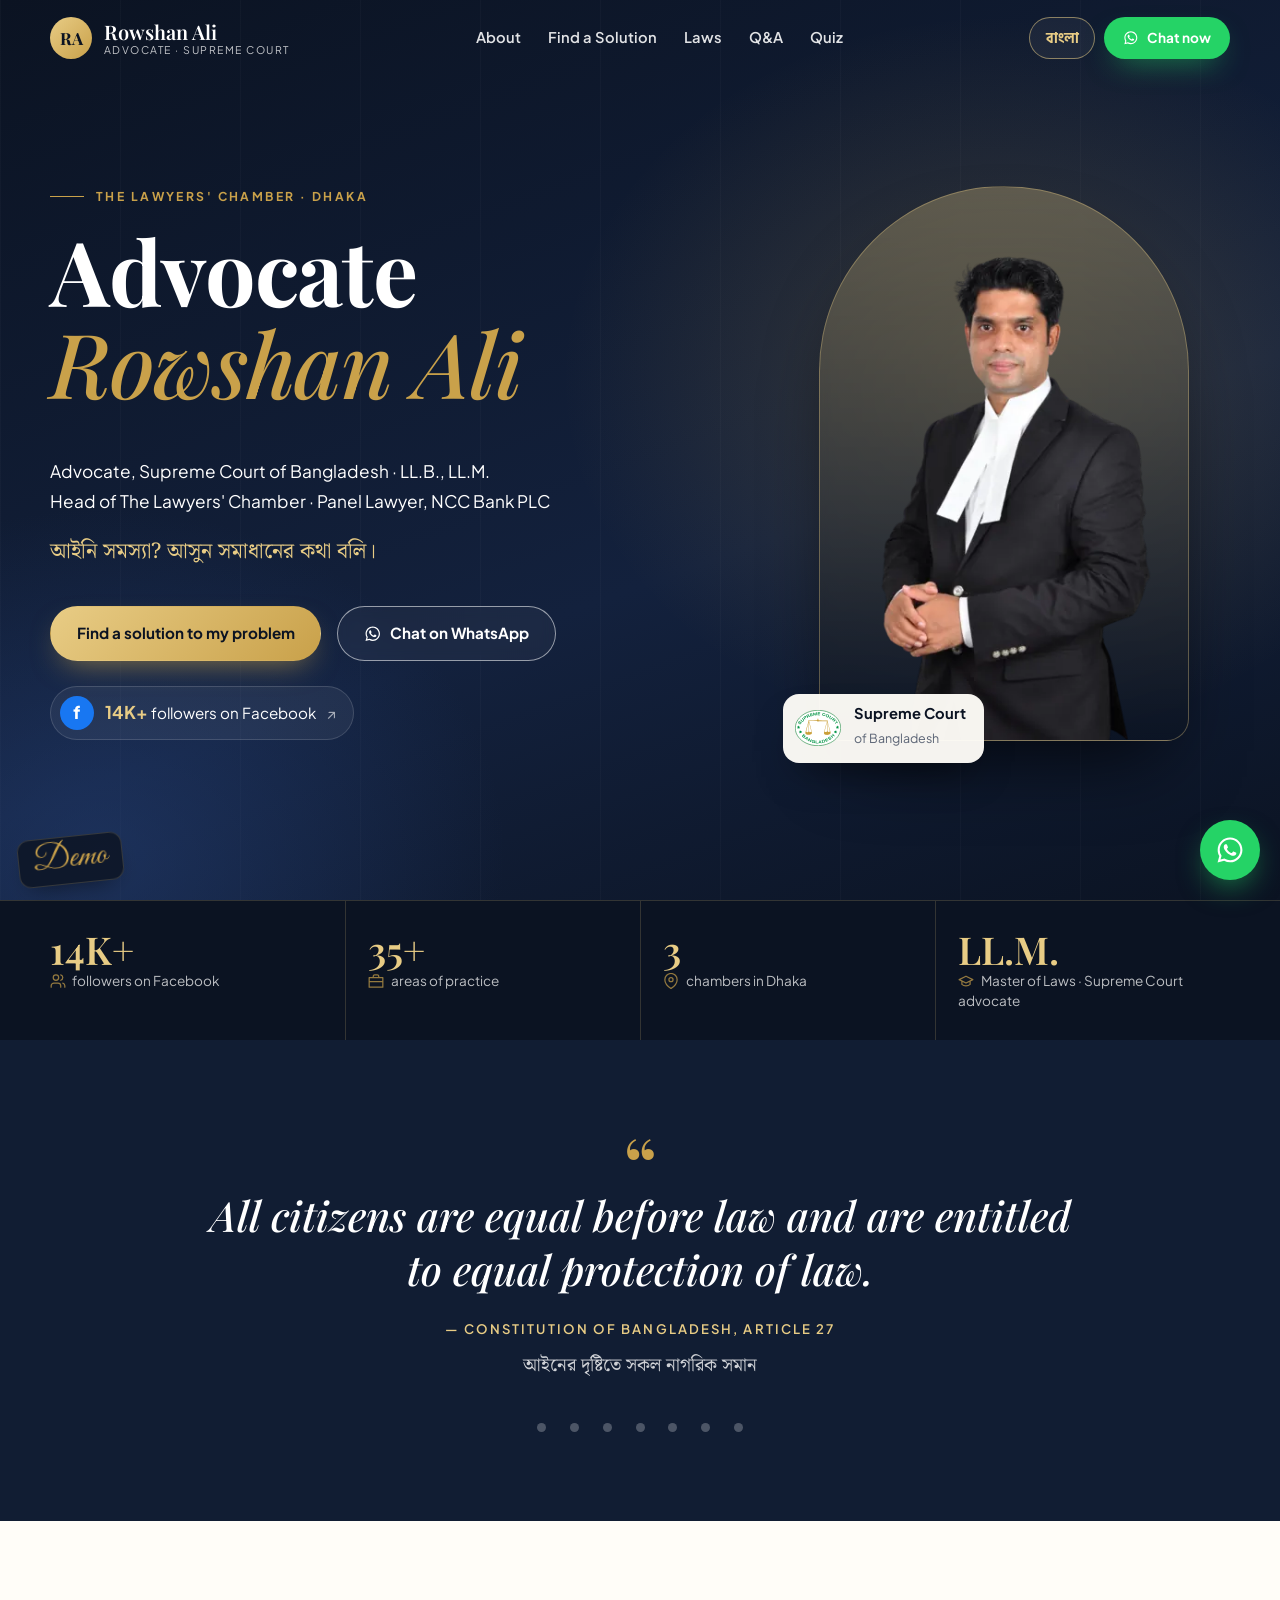
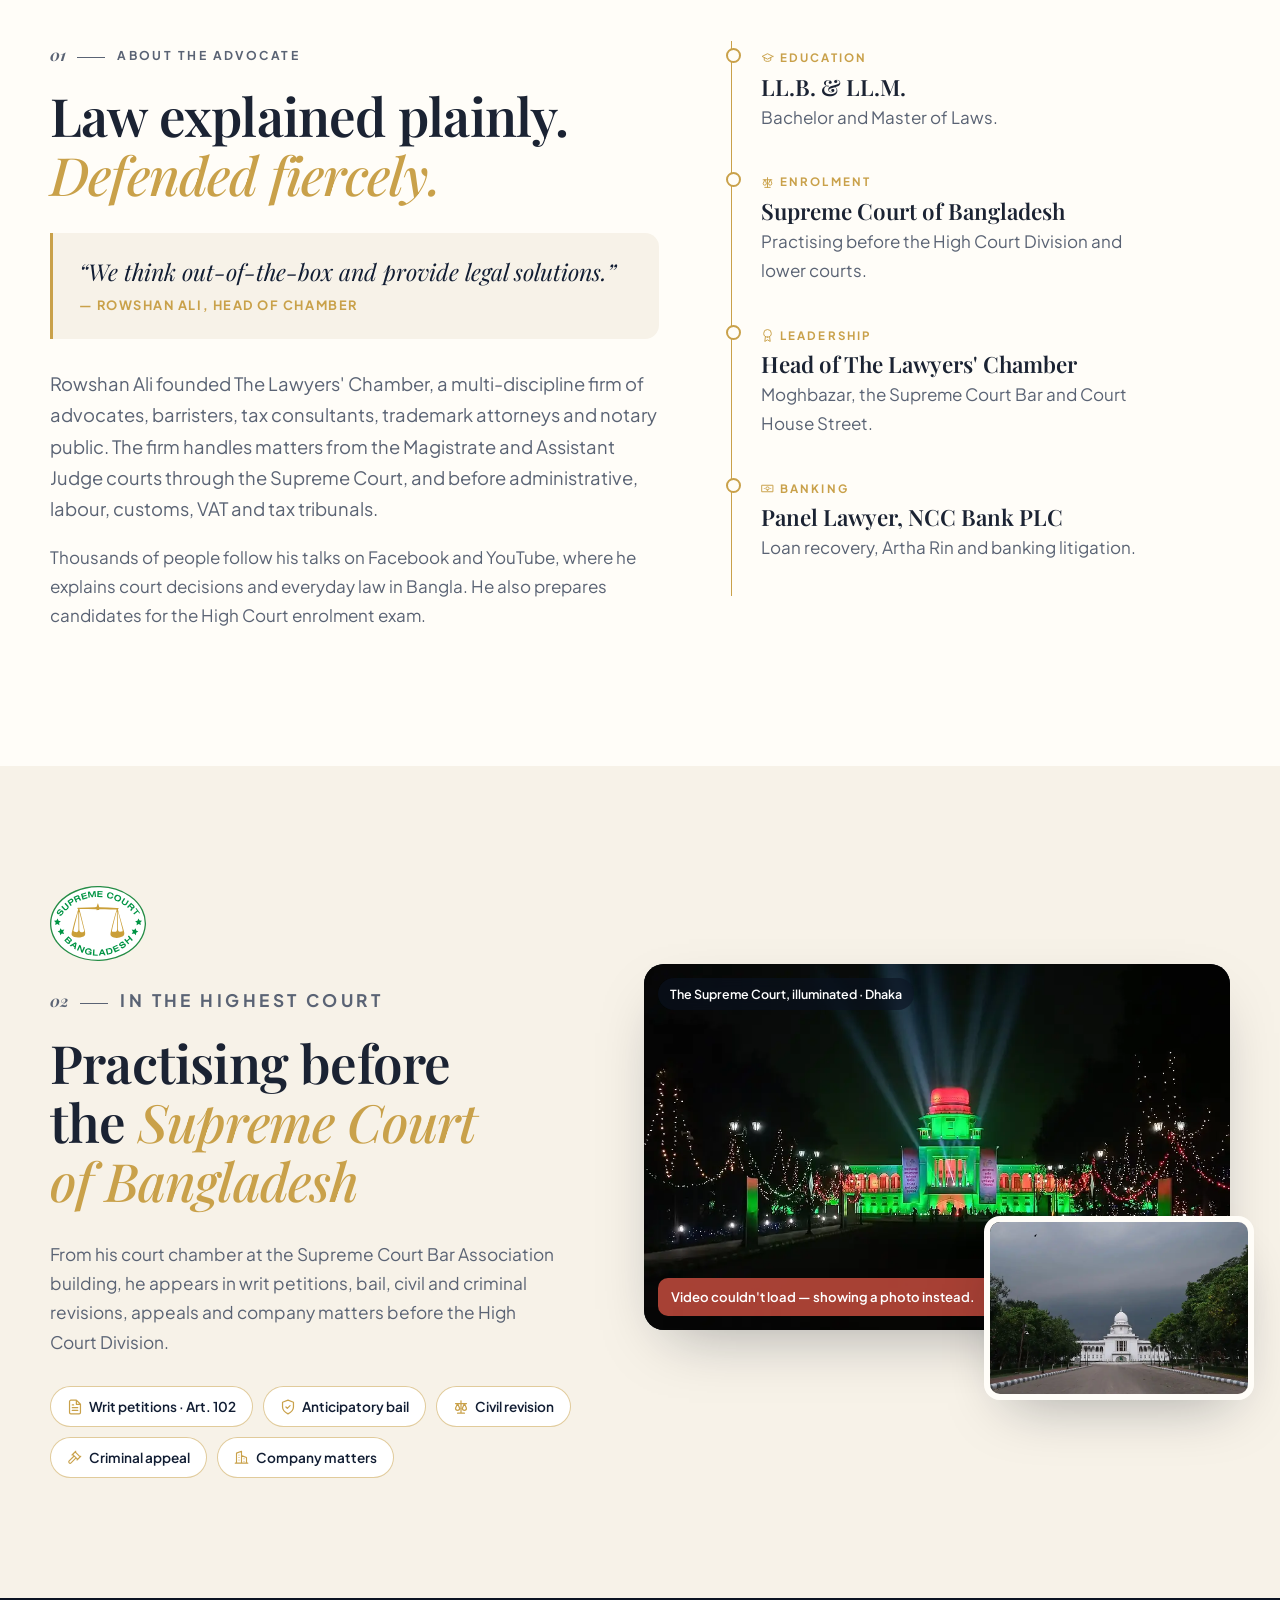
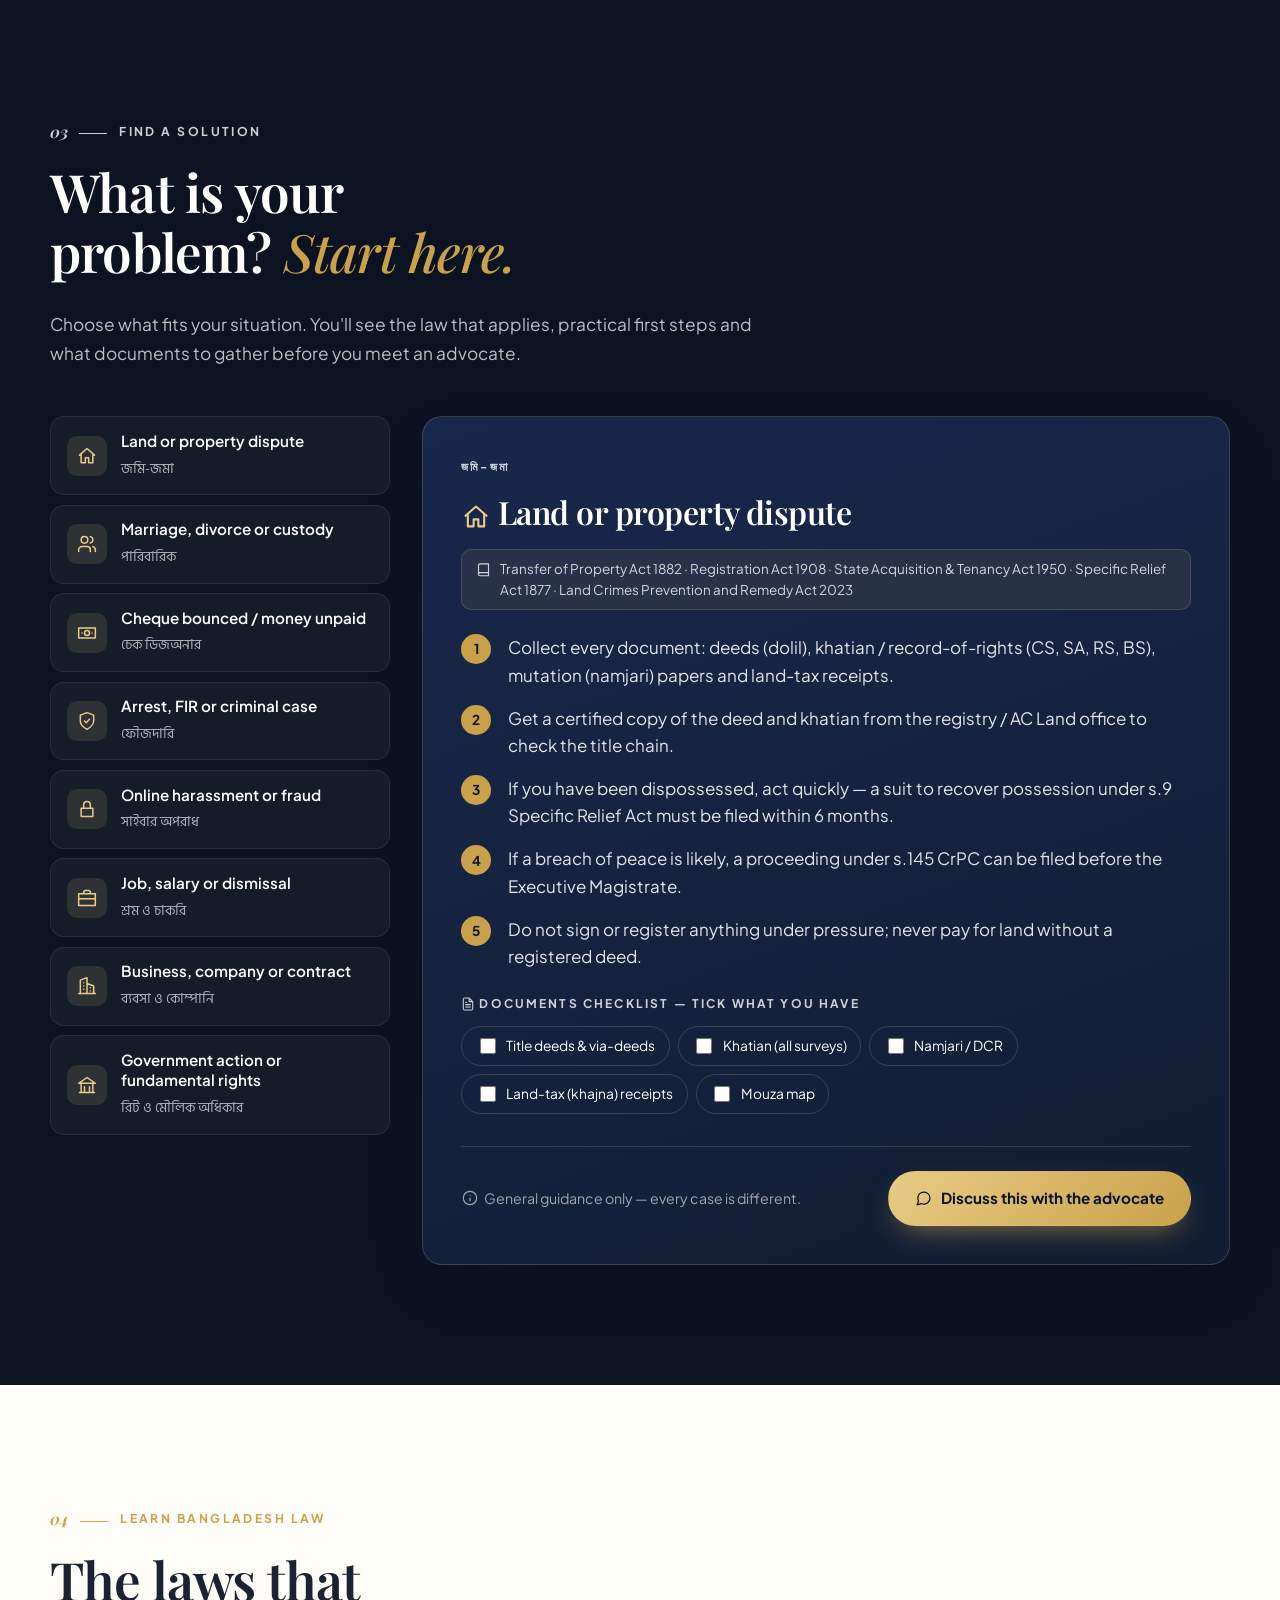
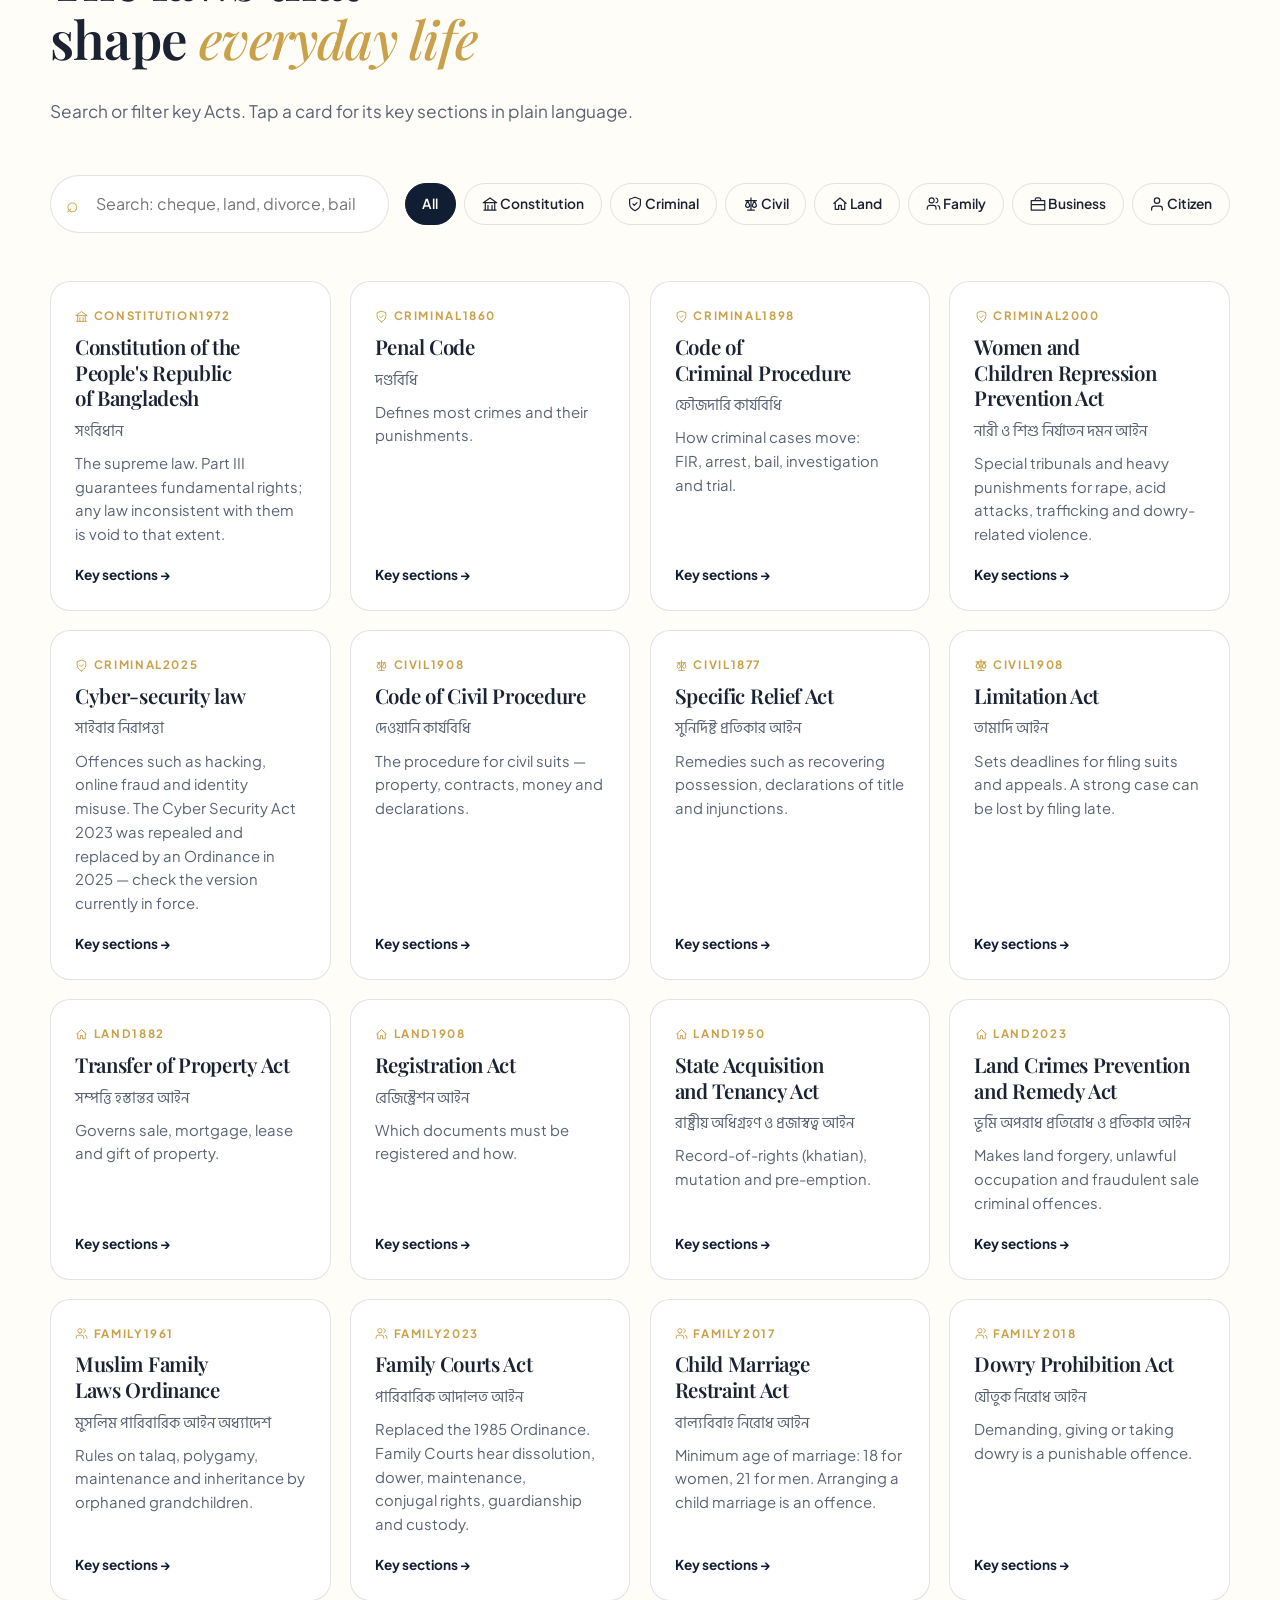
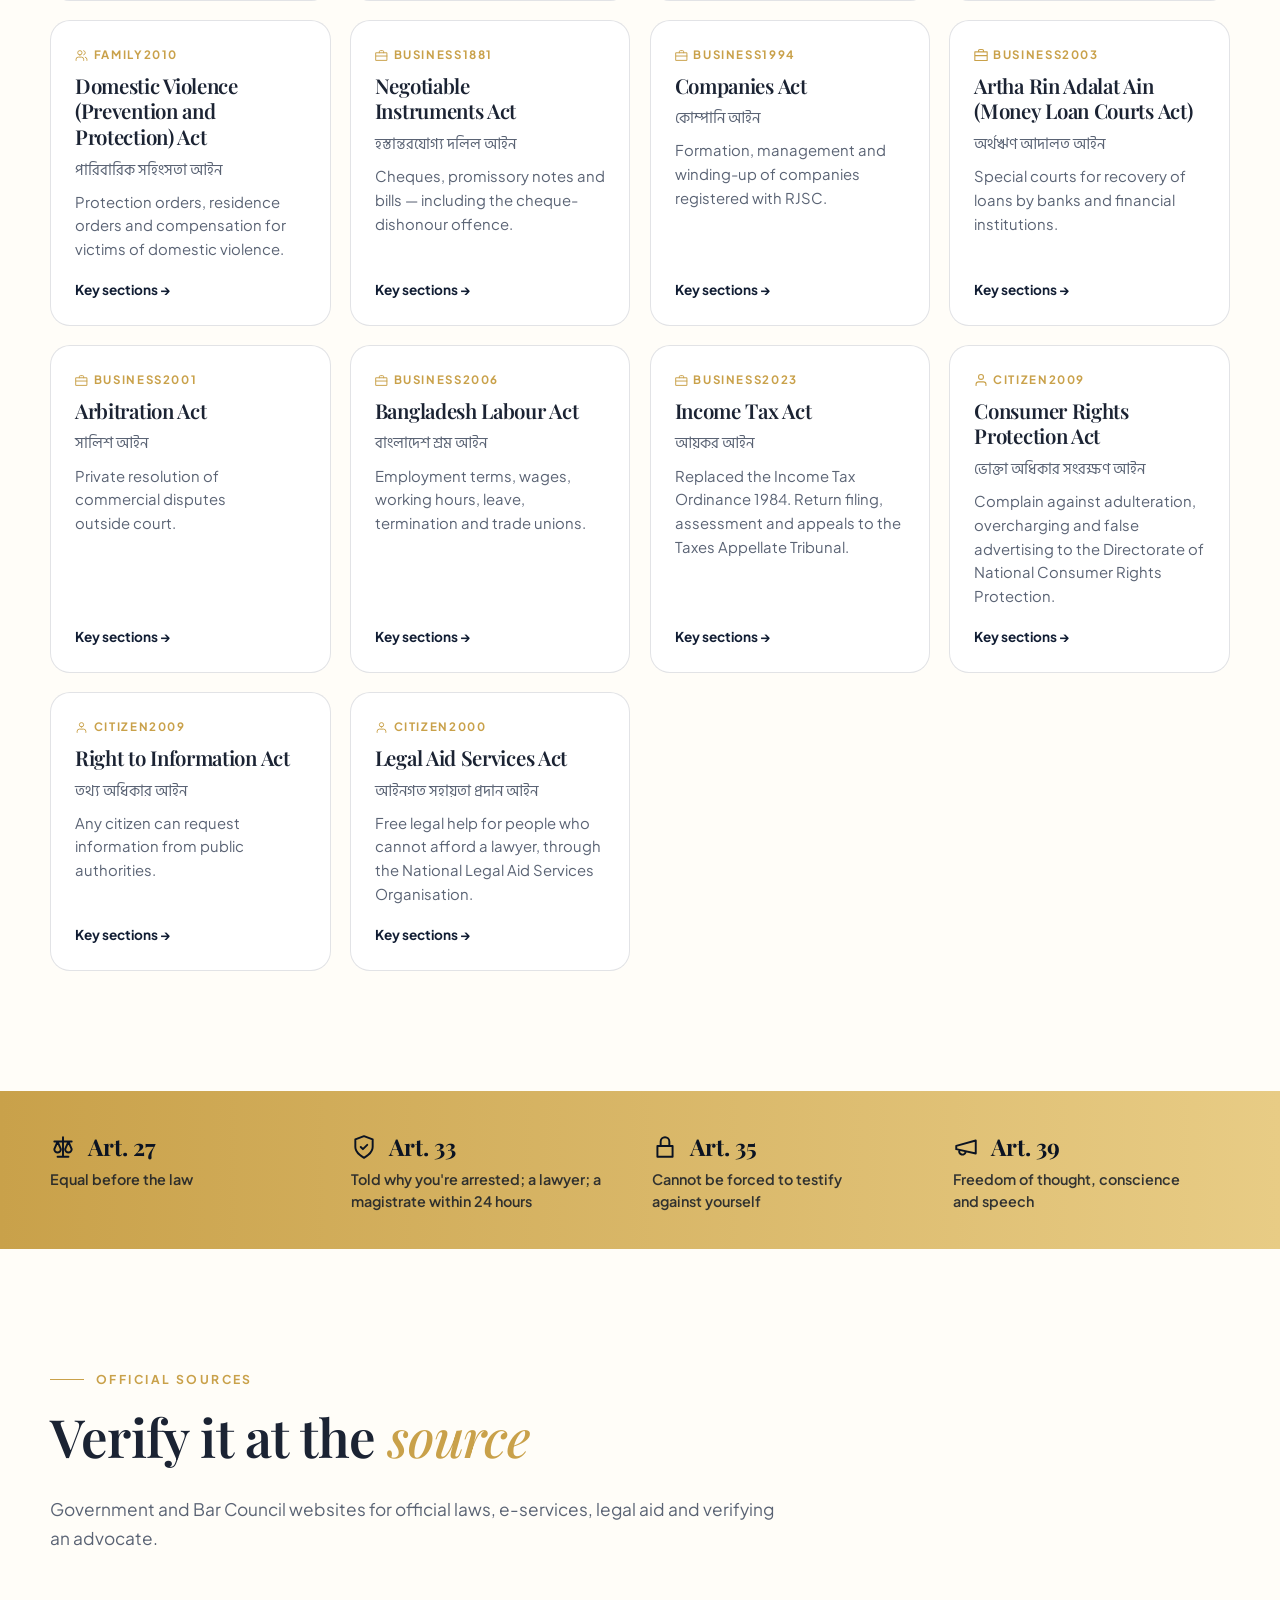
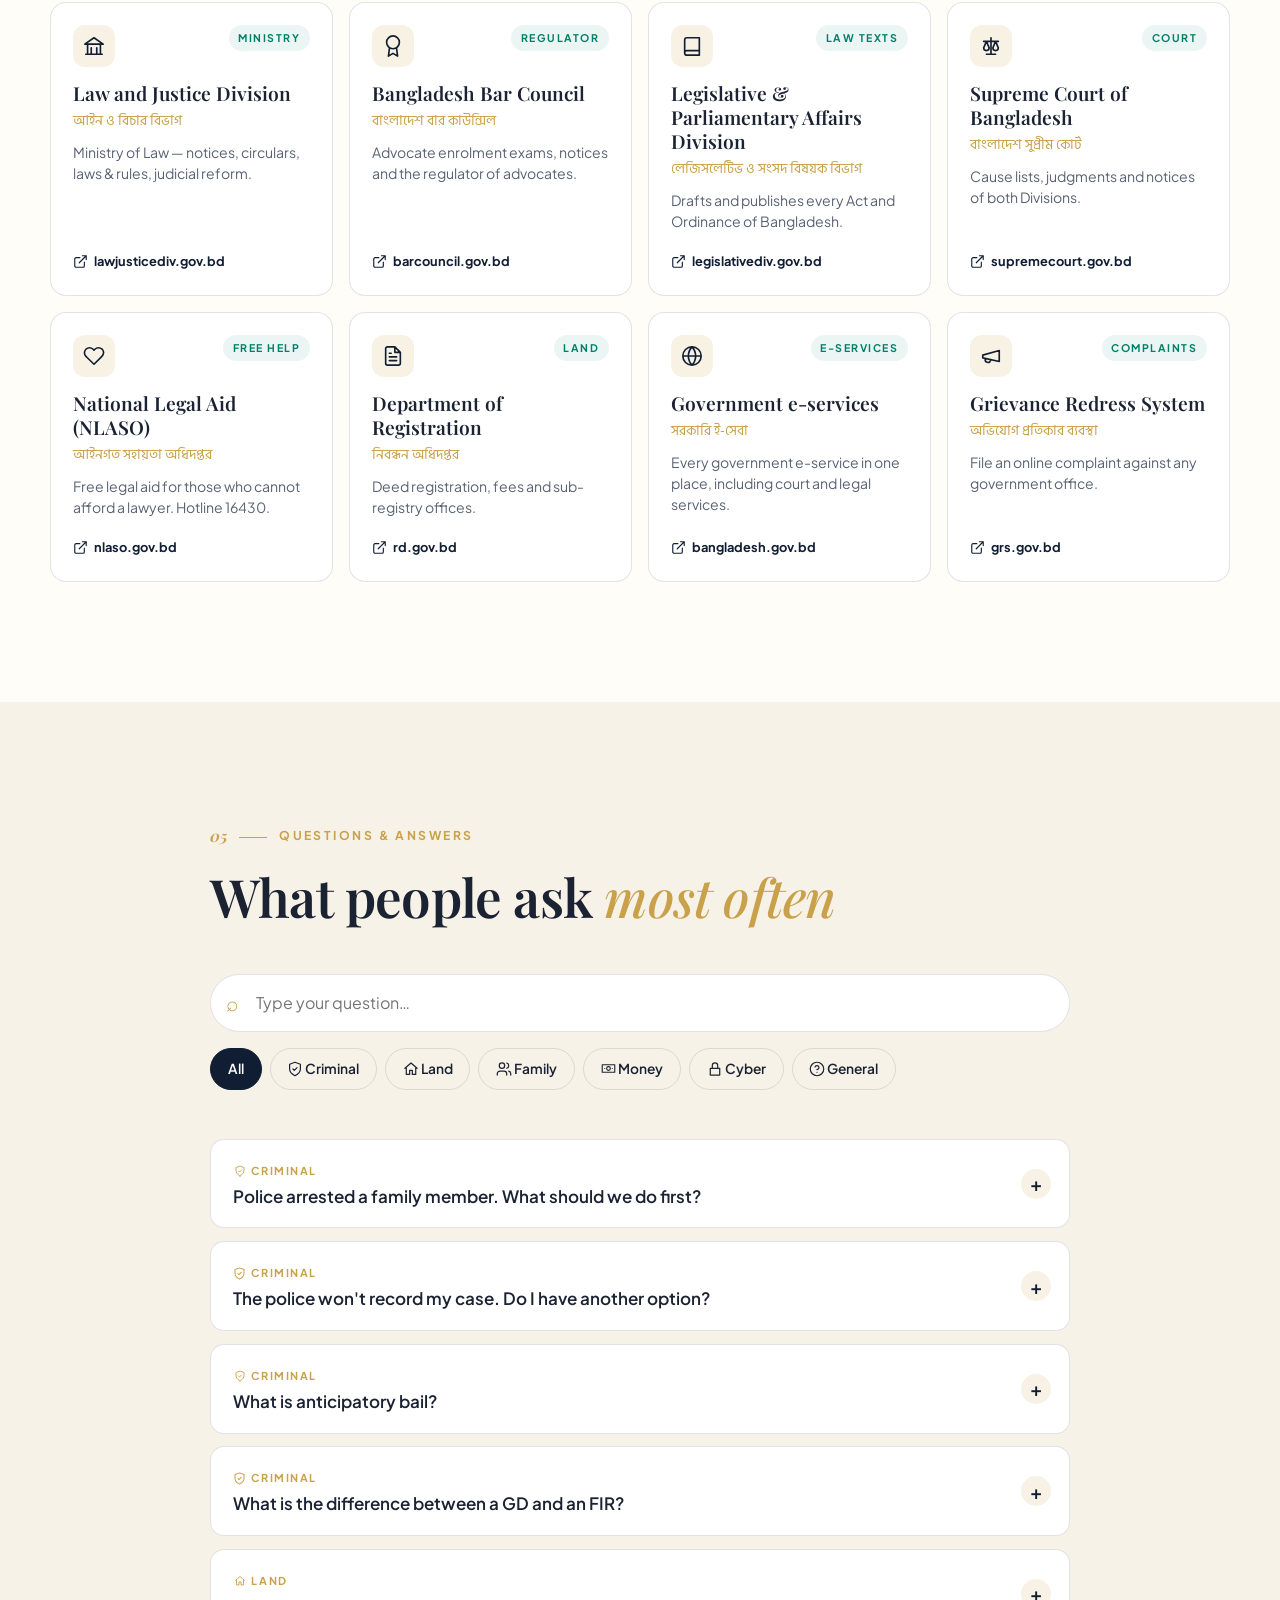
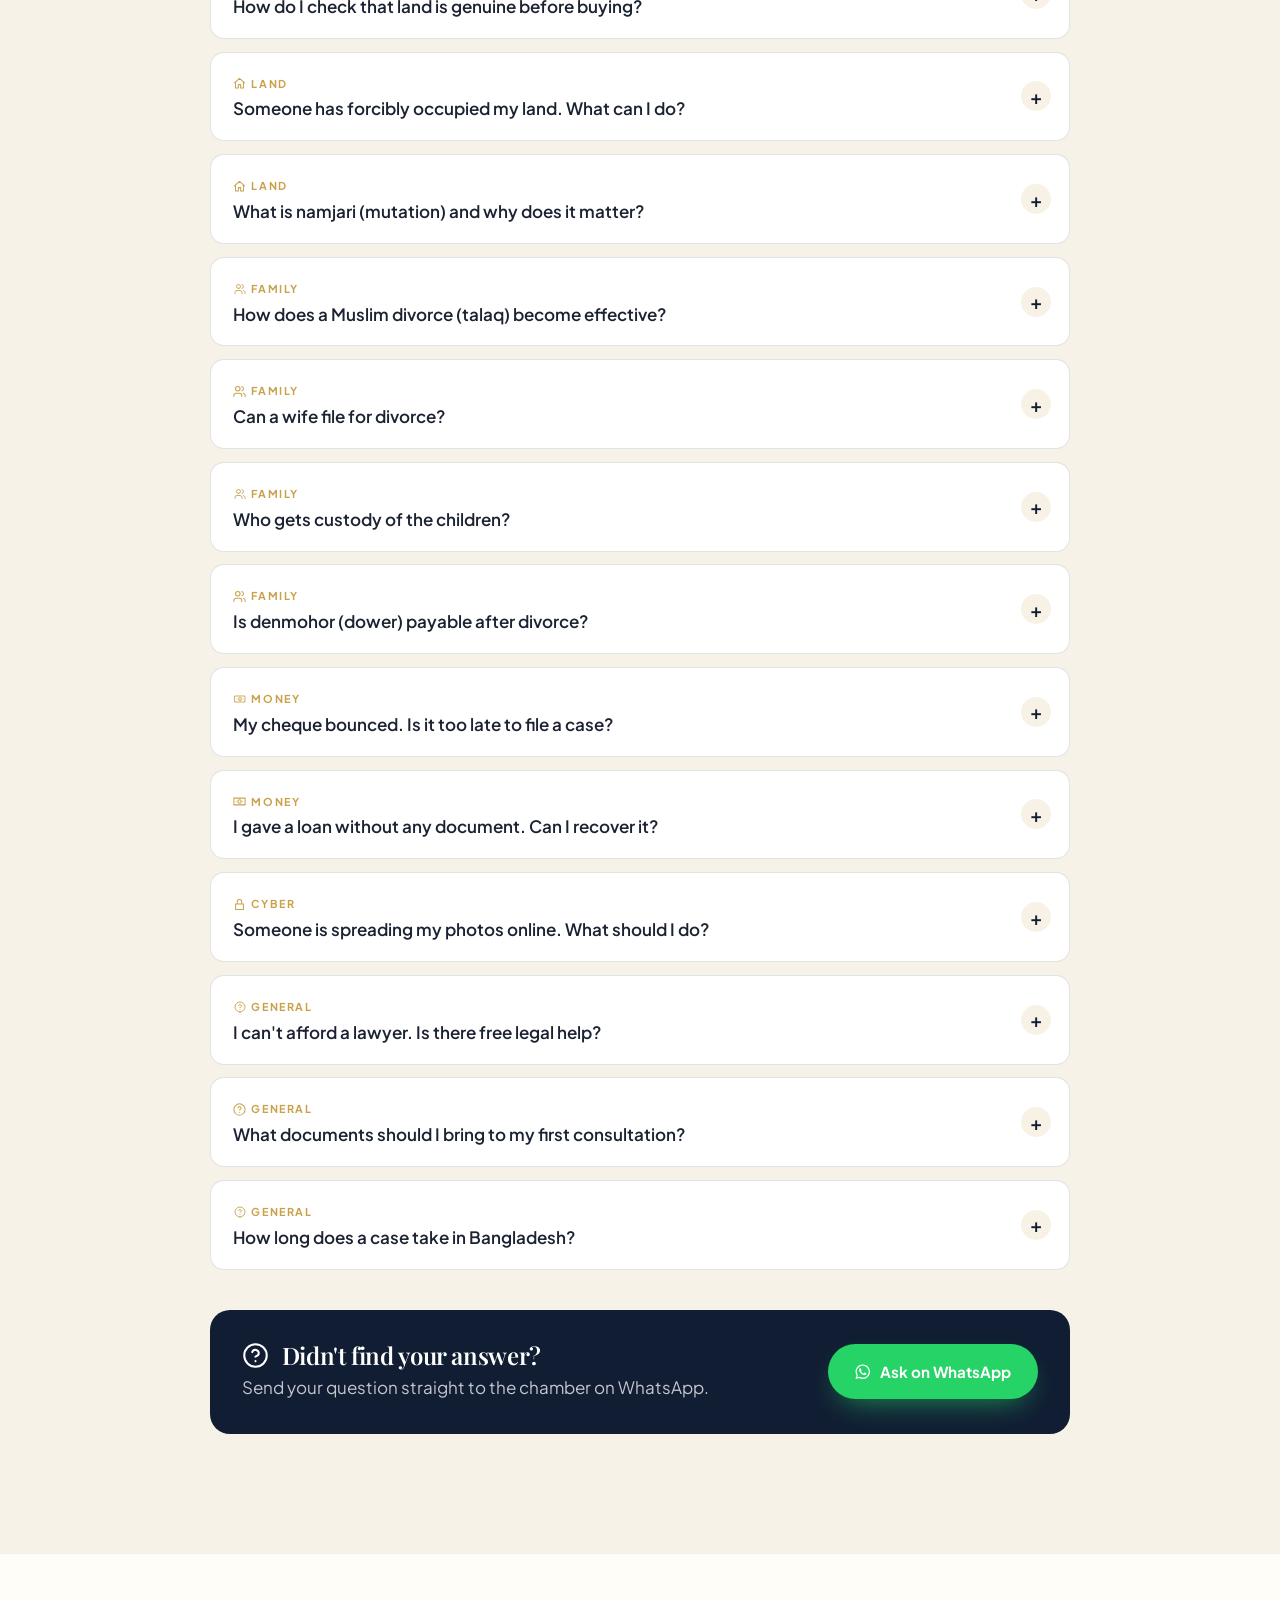
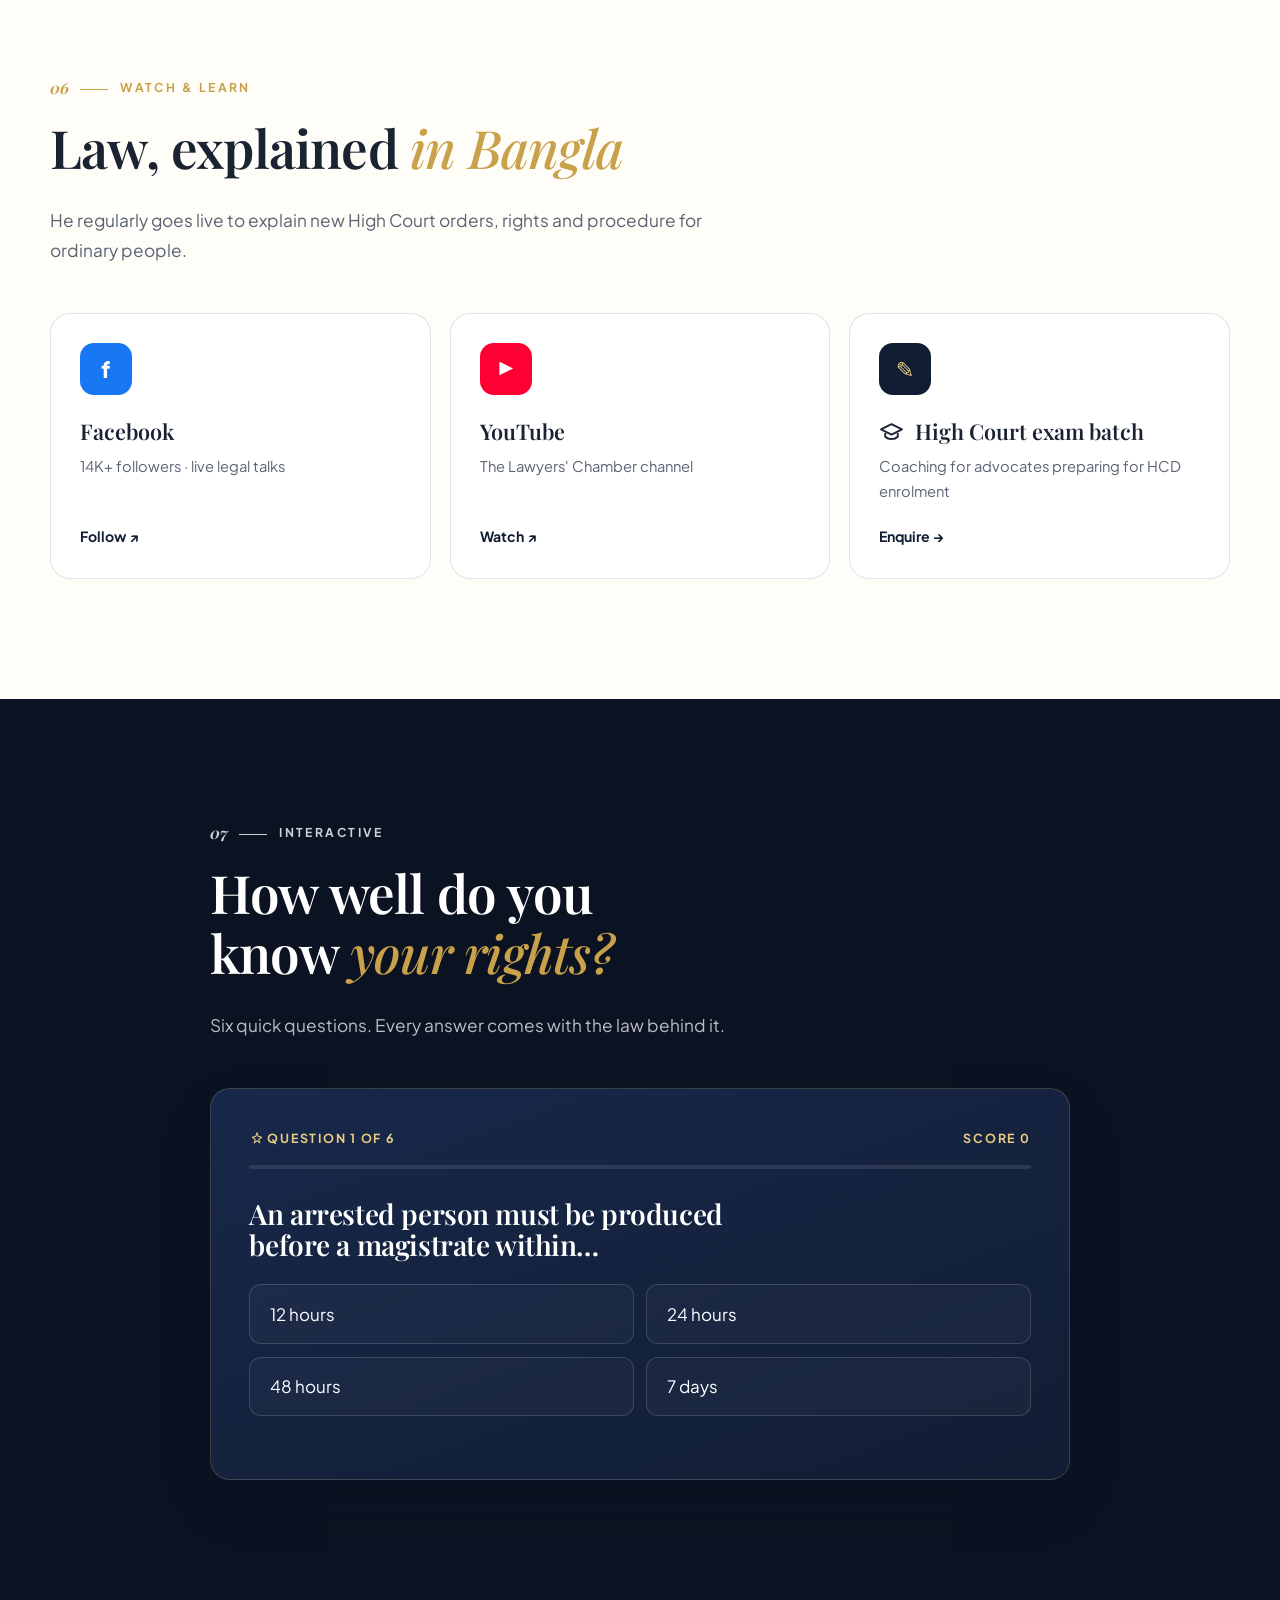
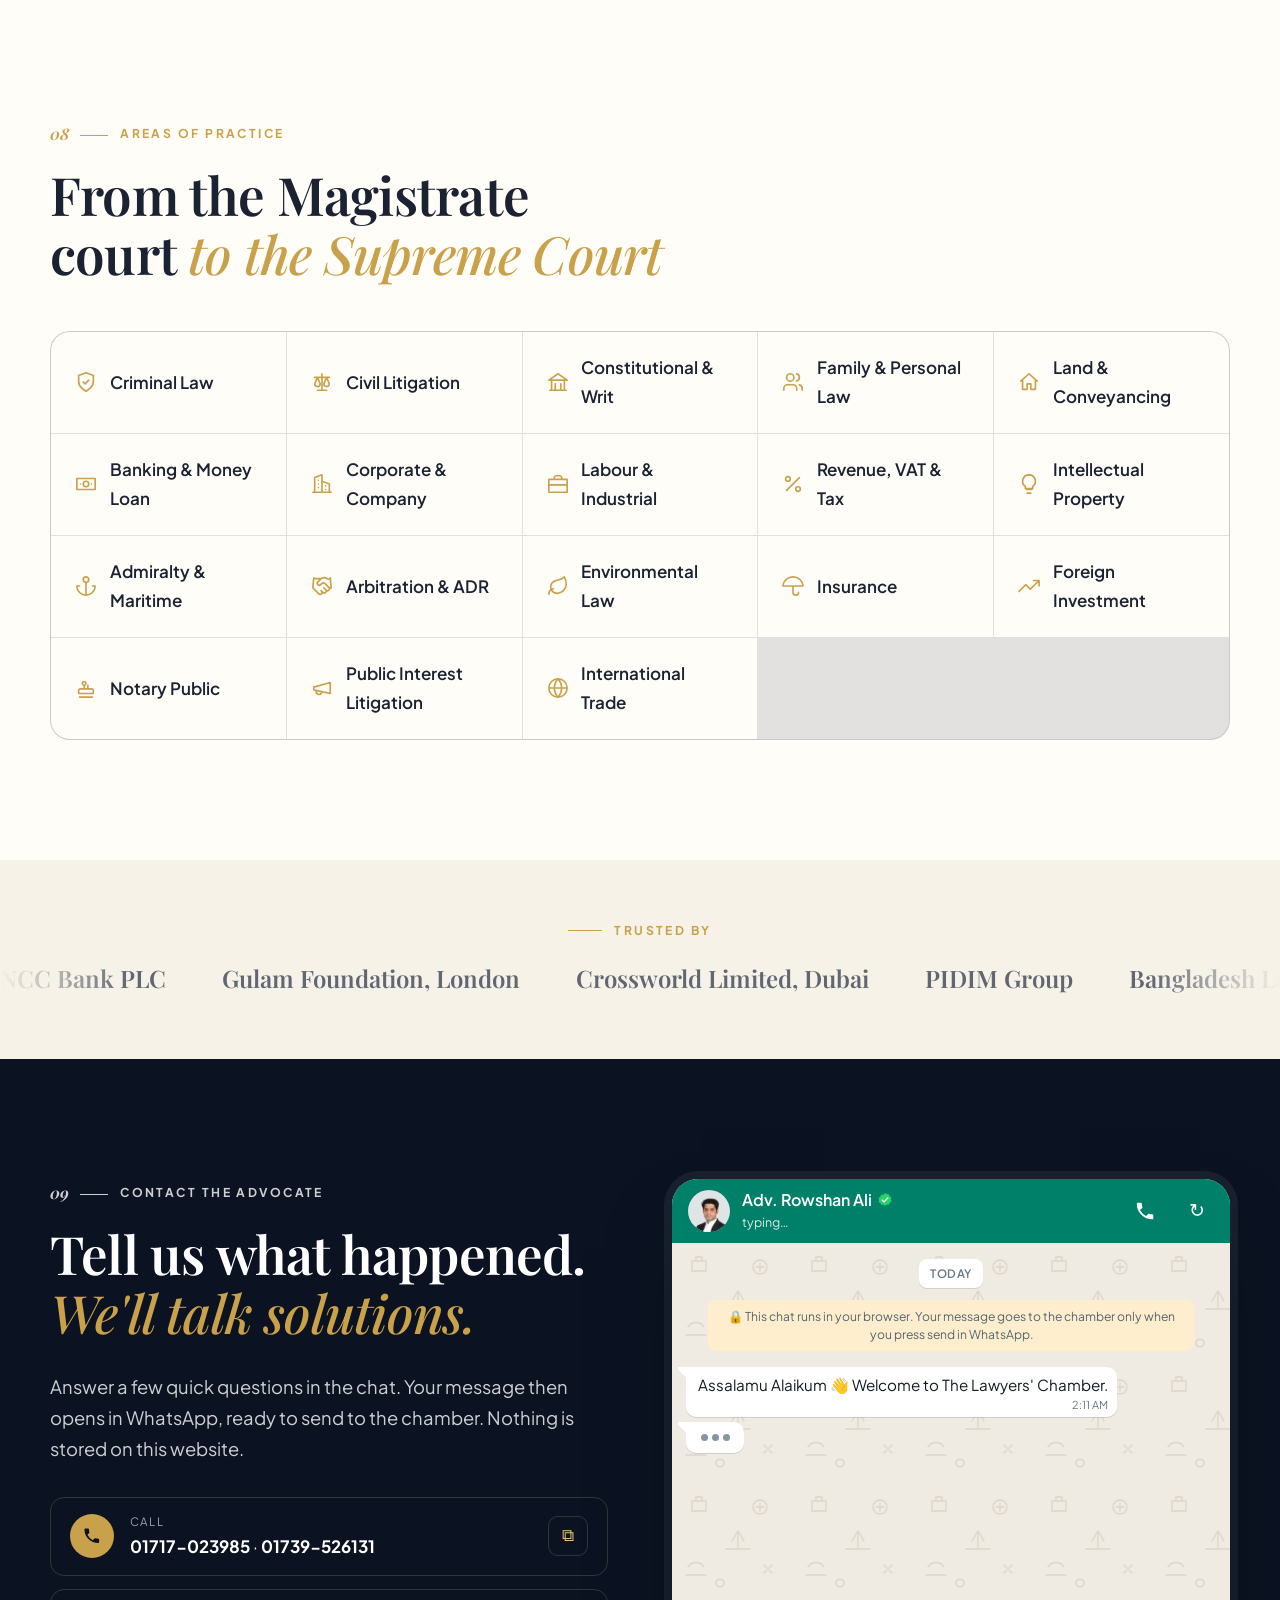
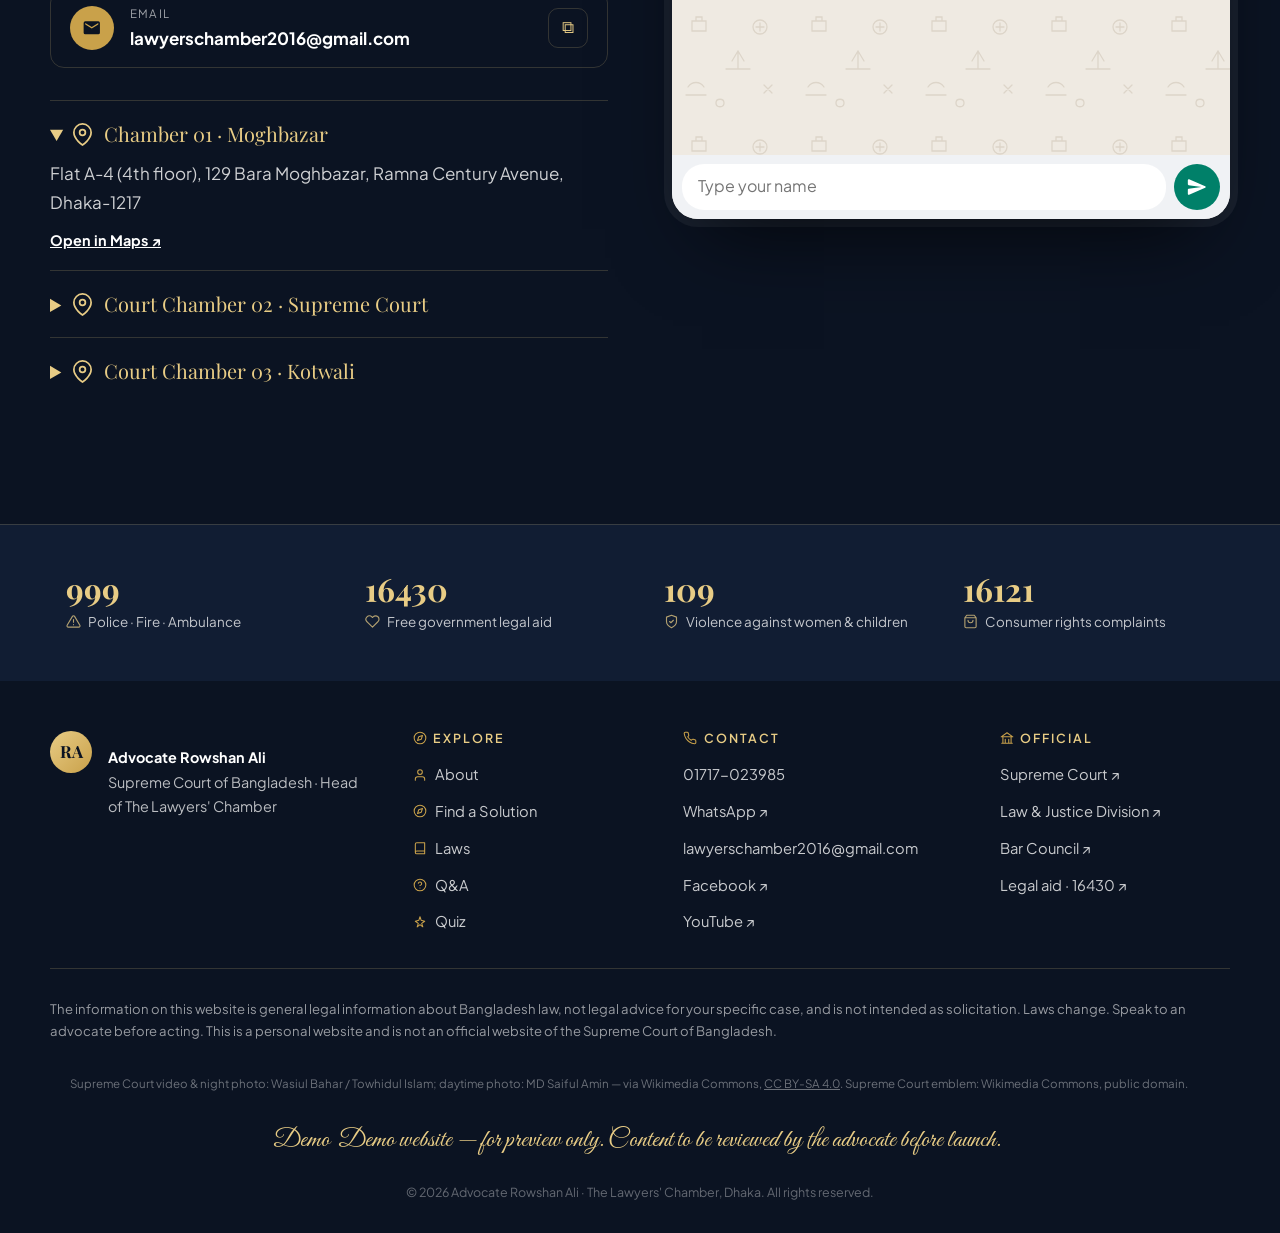
<file: index.html>
<!doctype html>
<html lang="en">
<head>
  <meta charset="utf-8" />
  <meta name="viewport" content="width=device-width, initial-scale=1, viewport-fit=cover" />
  <title>Advocate Rowshan Ali | Supreme Court of Bangladesh</title>
  <meta name="description" content="Advocate Rowshan Ali, Supreme Court of Bangladesh and Head of The Lawyers' Chamber, Dhaka. Learn Bangladesh law, find first steps for your problem, and chat with the chamber on WhatsApp." />
  <link rel="canonical" href="https://advocate-rowshan-ali.vercel.app/" />
  <meta property="og:type" content="website" />
  <meta property="og:url" content="https://advocate-rowshan-ali.vercel.app/" />
  <meta property="og:title" content="Advocate Rowshan Ali | Supreme Court of Bangladesh" />
  <meta property="og:description" content="Learn your rights, find solutions and talk to an advocate. The Lawyers' Chamber, Dhaka." />
  <meta property="og:image" content="https://advocate-rowshan-ali.vercel.app/og-image.jpg" />
  <meta property="og:image:width" content="1200" />
  <meta property="og:image:height" content="630" />
  <meta name="twitter:card" content="summary_large_image" />
  <meta name="theme-color" content="#0b1322" />
  <link rel="icon" href="favicon.svg" type="image/svg+xml" />
  <link rel="icon" href="favicon-32.png" sizes="32x32" type="image/png" />
  <link rel="apple-touch-icon" href="apple-touch-icon.png" />
  <link rel="preload" as="image" href="rowshan-ali.webp" type="image/webp" />
  <link rel="preconnect" href="https://fonts.googleapis.com" />
  <link rel="preconnect" href="https://fonts.gstatic.com" crossorigin />
  <link href="https://fonts.googleapis.com/css2?family=Playfair+Display:ital,wght@0,500;0,600;0,700;1,500;1,600&family=Plus+Jakarta+Sans:wght@400;500;600;700;800&family=Noto+Serif+Bengali:wght@500;600;700&family=Hind+Siliguri:wght@400;500;600;700&family=Great+Vibes&display=swap" rel="stylesheet" />
  <link rel="stylesheet" href="styles.css" />
  <link rel="stylesheet" href="chat.css" />
  <link rel="stylesheet" href="icons.css" />
</head>
<body>
  <a class="skip-link" href="#main" data-i18n="skip">Skip to main content</a>
  <div class="progress" aria-hidden="true"><span id="progressBar"></span></div>

  <header class="nav" id="nav">
    <a href="#top" class="brand" aria-label="Rowshan Ali — home">
      <span class="brand-mark" aria-hidden="true">RA</span>
      <span class="brand-text"><strong data-i18n="brand.name">Rowshan Ali</strong><small data-i18n="brand.sub">Advocate · Supreme Court</small></span>
    </a>
    <nav class="nav-links" aria-label="Main">
      <a href="#about" data-i18n="nav.about" data-icon="user">About</a>
      <a href="#solve" data-i18n="nav.solve" data-icon="compass">Find a Solution</a>
      <a href="#laws" data-i18n="nav.laws" data-icon="book">Laws</a>
      <a href="#qna" data-i18n="nav.qna" data-icon="help">Q&amp;A</a>
      <a href="#quiz" data-i18n="nav.quiz" data-icon="sparkle">Quiz</a>
    </nav>
    <div class="nav-actions">
      <button class="lang-toggle" type="button" data-lang-toggle aria-label="বাংলায় দেখুন — switch to Bangla"><span class="lang-bn">বাংলা</span><span class="lang-en">English</span></button>
      <a href="#waChat" class="btn btn-wa btn-sm nav-chat"><svg class="i" aria-hidden="true"><use href="#i-wa" /></svg><span data-i18n="nav.chat">Chat now</span></a>
      <button class="menu-toggle" id="menuToggle" type="button" aria-label="Open menu" aria-expanded="false" aria-controls="mobileMenu"><span></span><span></span><span></span></button>
    </div>
  </header>

  <!-- Mobile menu -->
  <div class="mobile-menu" id="mobileMenu" hidden>
    <nav aria-label="Mobile">
      <a href="#about" data-i18n="nav.about" data-icon="user">About</a>
      <a href="#court" data-i18n="nav.court" data-icon="landmark">Supreme Court</a>
      <a href="#solve" data-i18n="nav.solve" data-icon="compass">Find a Solution</a>
      <a href="#laws" data-i18n="nav.laws" data-icon="book">Laws</a>
      <a href="#official" data-i18n="nav.official" data-icon="globe">Official sources</a>
      <a href="#qna" data-i18n="nav.qna" data-icon="help">Q&amp;A</a>
      <a href="#media" data-i18n="nav.media" data-icon="play">Watch &amp; learn</a>
      <a href="#quiz" data-i18n="nav.quiz" data-icon="sparkle">Quiz</a>
      <a href="#practice" data-i18n="nav.practice" data-icon="briefcase">Practice areas</a>
      <a href="#contact" data-i18n="nav.contact" data-icon="chat">Contact</a>
    </nav>
    <div class="mobile-menu-foot">
      <button class="btn btn-ghost" type="button" data-lang-toggle><span class="lang-bn">বাংলায় দেখুন</span><span class="lang-en">View in English</span></button>
      <a class="btn btn-gold" href="tel:+8801717023985"><svg class="i" aria-hidden="true"><use href="#i-phone" /></svg><span data-i18n="cta.call">Call 01717-023985</span></a>
    </div>
  </div>

  <noscript><p class="noscript">The interactive tools on this page need JavaScript. You can still call the chamber on <a href="tel:+8801717023985">01717-023985</a> or <a href="https://wa.me/8801717023985">message on WhatsApp</a>.</p></noscript>

  <main id="main" tabindex="-1">
    <span id="top"></span>
    <!-- HERO -->
    <section class="hero">
      <div class="hero-bg" aria-hidden="true"></div>
      <div class="container hero-grid">
        <div class="hero-copy">
          <p class="eyebrow reveal" data-i18n="hero.eyebrow">The Lawyers' Chamber · Dhaka</p>
          <h1 class="reveal" data-i18n="hero.title">Advocate<br /><em>Rowshan Ali</em></h1>
          <p class="hero-sub reveal" data-i18n="hero.sub">Advocate, Supreme Court of Bangladesh · LL.B., LL.M.<br />Head of The Lawyers' Chamber · Panel Lawyer, NCC Bank PLC</p>
          <p class="hero-bn reveal" lang="bn">আইনি সমস্যা? আসুন সমাধানের কথা বলি।</p>
          <div class="hero-cta reveal">
            <a href="#solve" class="btn btn-gold" data-i18n="hero.cta1">Find a solution to my problem</a>
            <a href="#waChat" class="btn btn-ghost"><svg class="i" aria-hidden="true"><use href="#i-wa" /></svg><span data-i18n="hero.cta2">Chat on WhatsApp</span></a>
          </div>
          <a class="followers reveal" href="https://www.facebook.com/rowshan.ali.5" target="_blank" rel="noopener">
            <span class="followers-ic" aria-hidden="true">f</span>
            <span><strong>14K+</strong> <span data-i18n="hero.followers">followers on Facebook</span></span>
            <span class="followers-go" aria-hidden="true">↗</span>
          </a>
        </div>
        <div class="hero-portrait reveal">
          <div class="portrait-frame img-loading">
            <img src="rowshan-ali.webp" alt="Advocate Rowshan Ali in court attire" width="400" height="600" fetchpriority="high" decoding="async" data-i18n-attr="alt:img.portrait" />
            <span class="portrait-fallback" aria-hidden="true">RA</span>
          </div>
          <div class="portrait-badge">
            <img src="sc-logo.svg" alt="" width="46" height="36" />
            <div><strong data-i18n="badge.1">Supreme Court</strong><small data-i18n="badge.2">of Bangladesh</small></div>
          </div>
        </div>
      </div>
    </section>

    <!-- CREDENTIAL BAR -->
    <section class="cred-bar" aria-label="At a glance" data-i18n-attr="aria-label:cred.label">
      <div class="container cred-grid">
        <div><strong><b data-count="14">14</b>K+</strong><span data-i18n="cred.1" data-icon="users">followers on Facebook</span></div>
        <div><strong><b data-count="35">35</b>+</strong><span data-i18n="cred.2" data-icon="briefcase">areas of practice</span></div>
        <div><strong><b data-count="3">3</b></strong><span data-i18n="cred.3" data-icon="pin">chambers in Dhaka</span></div>
        <div><strong>LL.M.</strong><span data-i18n="cred.4" data-icon="grad">Master of Laws · Supreme Court advocate</span></div>
      </div>
    </section>

    <!-- QUOTES -->
    <section class="quotes" id="quotes" aria-label="Quotes on justice" data-i18n-attr="aria-label:quotes.label">
      <div class="container">
        <div class="quote-stage" id="quoteStage" aria-live="polite"></div>
        <div class="quote-dots" id="quoteDots" aria-label="Choose quote" data-i18n-attr="aria-label:quotes.choose"></div>
      </div>
    </section>

    <!-- ABOUT -->
    <section class="section" id="about">
      <div class="container about-grid">
        <div class="reveal">
          <p class="eyebrow"><span class="num">01</span> <span data-i18n="about.eyebrow">About the advocate</span></p>
          <h2 data-i18n="about.title">Law explained plainly. <em>Defended fiercely.</em></h2>
          <figure class="creed">
            <blockquote data-i18n="about.creed">“We think out-of-the-box and provide legal solutions.”</blockquote>
            <figcaption data-i18n="about.creedBy">— Rowshan Ali, Head of Chamber</figcaption>
          </figure>
          <p class="lead" data-i18n="about.p1">Rowshan Ali founded The Lawyers' Chamber, a multi-discipline firm of advocates, barristers, tax consultants, trademark attorneys and notary public. The firm handles matters from the Magistrate and Assistant Judge courts through the Supreme Court, and before administrative, labour, customs, VAT and tax tribunals.</p>
          <p data-i18n="about.p2">Thousands of people follow his talks on Facebook and YouTube, where he explains court decisions and everyday law in Bangla. He also prepares candidates for the High Court enrolment exam.</p>
        </div>
        <ol class="timeline reveal">
          <li><span data-i18n="tl.1a" data-icon="grad">Education</span><strong data-i18n="tl.1b">LL.B. &amp; LL.M.</strong><p data-i18n="tl.1c">Bachelor and Master of Laws.</p></li>
          <li><span data-i18n="tl.2a" data-icon="scale">Enrolment</span><strong data-i18n="tl.2b">Supreme Court of Bangladesh</strong><p data-i18n="tl.2c">Practising before the High Court Division and lower courts.</p></li>
          <li><span data-i18n="tl.3a" data-icon="award">Leadership</span><strong data-i18n="tl.3b">Head of The Lawyers' Chamber</strong><p data-i18n="tl.3c">Moghbazar, the Supreme Court Bar and Court House Street.</p></li>
          <li><span data-i18n="tl.4a" data-icon="banknote">Banking</span><strong data-i18n="tl.4b">Panel Lawyer, NCC Bank PLC</strong><p data-i18n="tl.4c">Loan recovery, Artha Rin and banking litigation.</p></li>
        </ol>
      </div>
    </section>

    <!-- SUPREME COURT FEATURE -->
    <section class="court" id="court" aria-labelledby="courtTitle">
      <div class="container court-grid">
        <div class="court-copy reveal">
          <img class="court-logo" src="sc-logo.svg" alt="Emblem of the Supreme Court of Bangladesh" width="96" height="74" loading="lazy" data-i18n-attr="alt:img.emblem" />
          <p class="eyebrow"><span class="num">02</span> <span data-i18n="court.eyebrow">In the highest court</span></p>
          <h2 id="courtTitle" data-i18n="court.title">Practising before the <em>Supreme Court of Bangladesh</em></h2>
          <p data-i18n="court.p">From his court chamber at the Supreme Court Bar Association building, he appears in writ petitions, bail, civil and criminal revisions, appeals and company matters before the High Court Division.</p>
          <ul class="court-tags">
            <li data-i18n="court.t1" data-icon="file">Writ petitions · Art. 102</li><li data-i18n="court.t2" data-icon="shield">Anticipatory bail</li><li data-i18n="court.t3" data-icon="scale">Civil revision</li><li data-i18n="court.t4" data-icon="gavel">Criminal appeal</li><li data-i18n="court.t5" data-icon="building">Company matters</li>
          </ul>
        </div>
        <div class="court-media reveal">
          <figure class="court-video is-loading" id="courtVideoWrap">
            <video id="courtVideo" muted loop playsinline preload="none" poster="court-night.webp"
              data-src="https://upload.wikimedia.org/wikipedia/commons/transcoded/b/b4/Illuminated_supreme_Court.webm/Illuminated_supreme_Court.webm.480p.vp9.webm"
              aria-label="The Supreme Court of Bangladesh illuminated at night" data-i18n-attr="aria-label:img.night"></video>
            <span class="spinner" aria-hidden="true"></span>
            <p class="media-error" id="videoError" hidden data-i18n="court.videoError">Video couldn't load — showing a photo instead.</p>
            <button class="video-toggle" id="videoToggle" type="button" aria-label="Pause video" aria-pressed="false" hidden>
              <span class="pause" aria-hidden="true">❚❚</span><span class="play" aria-hidden="true">▶</span>
            </button>
            <figcaption data-i18n="court.caption">The Supreme Court, illuminated · Dhaka</figcaption>
          </figure>
          <figure class="court-photo img-loading">
            <img src="court-day.webp" alt="The Supreme Court of Bangladesh building in daylight" loading="lazy" decoding="async" width="800" height="533" data-i18n-attr="alt:img.day" />
          </figure>
        </div>
      </div>
    </section>

    <!-- FIND A SOLUTION -->
    <section class="section section-dark" id="solve">
      <div class="container">
        <div class="section-head reveal">
          <p class="eyebrow"><span class="num">03</span> <span data-i18n="solve.eyebrow">Find a solution</span></p>
          <h2 data-i18n="solve.title">What is your problem? <em>Start here.</em></h2>
          <p data-i18n="solve.intro">Choose what fits your situation. You'll see the law that applies, practical first steps and what documents to gather before you meet an advocate.</p>
        </div>
        <div class="solve-grid">
          <div class="solve-picker reveal" id="solvePicker" role="group" aria-label="Problem types" data-i18n-attr="aria-label:solve.types"></div>
          <article class="solve-panel reveal" id="solvePanel" aria-live="polite"></article>
        </div>
      </div>
    </section>

    <!-- LAWS -->
    <section class="section" id="laws">
      <div class="container">
        <div class="section-head reveal">
          <p class="eyebrow"><span class="num">04</span> <span data-i18n="laws.eyebrow">Learn Bangladesh law</span></p>
          <h2 data-i18n="laws.title">The laws that shape <em>everyday life</em></h2>
          <p data-i18n="laws.intro">Search or filter key Acts. Tap a card for its key sections in plain language.</p>
        </div>
        <div class="toolbar reveal">
          <label class="search">
            <span class="sr-only" data-i18n="laws.searchLabel">Search laws</span>
            <input type="search" id="lawSearch" placeholder="Search: cheque, land, divorce, bail…" autocomplete="off" data-i18n-attr="placeholder:laws.placeholder" />
          </label>
          <div class="chips" id="lawChips" role="group" aria-label="Filter by category" data-i18n-attr="aria-label:filter"></div>
        </div>
        <p class="result-count" id="lawCount" aria-live="polite"></p>
        <div class="law-grid" id="lawGrid"></div>
        <div class="empty" id="lawEmpty" hidden>
          <span class="empty-ic" aria-hidden="true">§</span>
          <p data-i18n="laws.empty">No law matches that search.</p>
          <div class="empty-actions">
            <button type="button" class="btn btn-outline btn-sm" id="lawClear" data-i18n="clear">Clear search</button>
            <a href="#waChat" class="btn btn-wa btn-sm" data-i18n="askAdvocate">Ask the advocate</a>
          </div>
        </div>
      </div>
    </section>

    <!-- RIGHTS STRIP -->
    <section class="rights" aria-label="Your fundamental rights" data-i18n-attr="aria-label:rights.label">
      <div class="container rights-grid">
        <div class="right-card reveal"><span data-i18n="rights.1a" data-icon="scale">Art. 27</span><p data-i18n="rights.1b">Equal before the law</p></div>
        <div class="right-card reveal"><span data-i18n="rights.2a" data-icon="shield">Art. 33</span><p data-i18n="rights.2b">Told why you're arrested; a lawyer; a magistrate within 24 hours</p></div>
        <div class="right-card reveal"><span data-i18n="rights.3a" data-icon="lock">Art. 35</span><p data-i18n="rights.3b">Cannot be forced to testify against yourself</p></div>
        <div class="right-card reveal"><span data-i18n="rights.4a" data-icon="megaphone">Art. 39</span><p data-i18n="rights.4b">Freedom of thought, conscience and speech</p></div>
      </div>
    </section>

    <!-- OFFICIAL RESOURCES -->
    <section class="section official" id="official">
      <div class="container">
        <div class="section-head reveal">
          <p class="eyebrow" data-i18n="official.eyebrow">Official sources</p>
          <h2 data-i18n="official.title">Verify it at the <em>source</em></h2>
          <p data-i18n="official.intro">Government and Bar Council websites for official laws, e-services, legal aid and verifying an advocate.</p>
        </div>
        <div class="official-grid" id="officialGrid"></div>
      </div>
    </section>

    <!-- Q&A -->
    <section class="section section-ivory" id="qna">
      <div class="container narrow">
        <div class="section-head reveal">
          <p class="eyebrow"><span class="num">05</span> <span data-i18n="qna.eyebrow">Questions &amp; answers</span></p>
          <h2 data-i18n="qna.title">What people ask <em>most often</em></h2>
        </div>
        <div class="toolbar reveal">
          <label class="search">
            <span class="sr-only" data-i18n="qna.searchLabel">Search questions</span>
            <input type="search" id="faqSearch" placeholder="Type your question…" autocomplete="off" data-i18n-attr="placeholder:qna.placeholder" />
          </label>
          <div class="chips" id="faqChips" role="group" aria-label="Filter questions" data-i18n-attr="aria-label:filter"></div>
        </div>
        <p class="result-count" id="faqCount" aria-live="polite"></p>
        <div class="faq-list" id="faqList"></div>
        <div class="empty" id="faqEmpty" hidden>
          <span class="empty-ic" aria-hidden="true">?</span>
          <p data-i18n="qna.empty">No matching question yet.</p>
          <div class="empty-actions">
            <button type="button" class="btn btn-outline btn-sm" id="faqClear" data-i18n="clear">Clear search</button>
            <a href="#waChat" class="btn btn-wa btn-sm" data-prefill-from="faqSearch" data-i18n="qna.askThis">Ask this on WhatsApp</a>
          </div>
        </div>
        <div class="ask-box reveal">
          <div>
            <h3 data-i18n="qna.askTitle" data-icon="help">Didn't find your answer?</h3>
            <p data-i18n="qna.askText">Send your question straight to the chamber on WhatsApp.</p>
          </div>
          <a href="#waChat" class="btn btn-wa" data-prefill="I have a legal question: " data-i18n-attr="data-prefill:qna.prefix"><svg class="i" aria-hidden="true"><use href="#i-wa" /></svg><span data-i18n="qna.askBtn">Ask on WhatsApp</span></a>
        </div>
      </div>
    </section>

    <!-- MEDIA -->
    <section class="section media" id="media">
      <div class="container">
        <div class="section-head reveal">
          <p class="eyebrow"><span class="num">06</span> <span data-i18n="media.eyebrow">Watch &amp; learn</span></p>
          <h2 data-i18n="media.title">Law, explained <em>in Bangla</em></h2>
          <p data-i18n="media.intro">He regularly goes live to explain new High Court orders, rights and procedure for ordinary people.</p>
        </div>
        <div class="media-grid">
          <a class="media-card reveal" href="https://www.facebook.com/rowshan.ali.5" target="_blank" rel="noopener">
            <span class="media-ic fb" aria-hidden="true">f</span>
            <strong>Facebook</strong><small data-i18n="media.fb">14K+ followers · live legal talks</small><span class="go" data-i18n="media.follow">Follow ↗</span>
          </a>
          <a class="media-card reveal" href="https://www.youtube.com/@TheLawyersChamber/videos" target="_blank" rel="noopener">
            <span class="media-ic yt" aria-hidden="true">▶</span>
            <strong>YouTube</strong><small data-i18n="media.yt">The Lawyers' Chamber channel</small><span class="go" data-i18n="media.watch">Watch ↗</span>
          </a>
          <a class="media-card reveal" href="#waChat" data-topic="High Court enrolment exam coaching" data-i18n-attr="data-topic:media.hcTopic">
            <span class="media-ic hc" aria-hidden="true">✎</span>
            <strong data-i18n="media.hc" data-icon="grad">High Court exam batch</strong><small data-i18n="media.hcText">Coaching for advocates preparing for HCD enrolment</small><span class="go" data-i18n="media.enquire">Enquire →</span>
          </a>
        </div>
      </div>
    </section>

    <!-- QUIZ -->
    <section class="section section-dark" id="quiz">
      <div class="container narrow">
        <div class="section-head reveal">
          <p class="eyebrow"><span class="num">07</span> <span data-i18n="quiz.eyebrow">Interactive</span></p>
          <h2 data-i18n="quiz.title">How well do you know <em>your rights?</em></h2>
          <p data-i18n="quiz.intro">Six quick questions. Every answer comes with the law behind it.</p>
        </div>
        <div class="quiz-card reveal" id="quizCard" aria-live="polite"></div>
      </div>
    </section>

    <!-- PRACTICE -->
    <section class="section" id="practice">
      <div class="container">
        <div class="section-head reveal">
          <p class="eyebrow"><span class="num">08</span> <span data-i18n="practice.eyebrow">Areas of practice</span></p>
          <h2 data-i18n="practice.title">From the Magistrate court <em>to the Supreme Court</em></h2>
        </div>
        <ul class="practice-grid" id="practiceGrid"></ul>
      </div>
    </section>

    <!-- CLIENTS -->
    <section class="clients" aria-label="Corporate clients" data-i18n-attr="aria-label:clients.label">
      <p class="eyebrow center" data-i18n="clients.title">Trusted by</p>
      <div class="marquee"><div class="marquee-track" id="clientTrack"></div></div>
    </section>

    <!-- CONTACT: WhatsApp-style chat -->
    <section class="section section-dark" id="contact">
      <div class="container contact-grid">
        <div class="reveal contact-info">
          <p class="eyebrow"><span class="num">09</span> <span data-i18n="contact.eyebrow">Contact the advocate</span></p>
          <h2 data-i18n="contact.title">Tell us what happened. <em>We'll talk solutions.</em></h2>
          <p class="lead" data-i18n="contact.intro">Answer a few quick questions in the chat. Your message then opens in WhatsApp, ready to send to the chamber. Nothing is stored on this website.</p>
          <div class="contact-quick">
            <div class="quick">
              <span class="quick-ic"><svg class="i" aria-hidden="true"><use href="#i-phone" /></svg></span>
              <div><small data-i18n="contact.call" data-icon="phone">Call</small><a href="tel:+8801717023985"><strong>01717-023985</strong></a> · <a href="tel:+8801739526131"><strong>01739-526131</strong></a></div>
              <button type="button" class="copy-btn" data-copy="+8801717023985" aria-label="Copy phone number" data-i18n-attr="aria-label:copy.phone">⧉</button>
            </div>
            <div class="quick">
              <span class="quick-ic"><svg class="i" aria-hidden="true"><use href="#i-mail" /></svg></span>
              <div><small data-i18n="contact.email" data-icon="mail">Email</small><a href="mailto:lawyerschamber2016@gmail.com"><strong>lawyerschamber2016@gmail.com</strong></a></div>
              <button type="button" class="copy-btn" data-copy="lawyerschamber2016@gmail.com" aria-label="Copy email address" data-i18n-attr="aria-label:copy.email">⧉</button>
            </div>
          </div>
          <div class="chambers">
            <details open>
              <summary data-i18n="ch.1" data-icon="pin">Chamber 01 · Moghbazar</summary>
              <p data-i18n="ch.1a">Flat A-4 (4th floor), 129 Bara Moghbazar, Ramna Century Avenue, Dhaka-1217</p>
              <a href="https://www.google.com/maps/search/?api=1&amp;query=129+Bara+Moghbazar+Dhaka+1217" target="_blank" rel="noopener" data-i18n="maps">Open in Maps ↗</a>
            </details>
            <details>
              <summary data-i18n="ch.2" data-icon="pin">Court Chamber 02 · Supreme Court</summary>
              <p data-i18n="ch.2a">Hall Room No. 02, 1st floor, Supreme Court Bar Association Building, Ramna, Dhaka</p>
              <a href="https://www.google.com/maps/search/?api=1&amp;query=Supreme+Court+Bar+Association+Building+Dhaka" target="_blank" rel="noopener" data-i18n="maps">Open in Maps ↗</a>
            </details>
            <details>
              <summary data-i18n="ch.3" data-icon="pin">Court Chamber 03 · Kotwali</summary>
              <p data-i18n="ch.3a">Room No. 301, 33 Court House Street, Kotwali, Dhaka-1100</p>
              <a href="https://www.google.com/maps/search/?api=1&amp;query=33+Court+House+Street+Kotwali+Dhaka" target="_blank" rel="noopener" data-i18n="maps">Open in Maps ↗</a>
            </details>
          </div>
        </div>

        <div class="wa reveal" id="waChat">
          <div class="wa-head">
            <img class="wa-avatar" src="rowshan-ali-avatar.webp" alt="" width="42" height="42" />
            <div class="wa-who">
              <strong><span data-i18n="chat.name">Adv. Rowshan Ali</span> <svg class="wa-verified" role="img" aria-label="Verified" viewBox="0 0 24 24"><path d="M12 1.5l2.6 2 3.3-.3 1 3.1 2.8 1.8-1 3.1 1 3.1-2.8 1.8-1 3.1-3.3-.3-2.6 2-2.6-2-3.3.3-1-3.1L2.3 15.3l1-3.1-1-3.1 2.8-1.8 1-3.1 3.3.3z" fill="#25d366"/><path d="M8 12.3l2.6 2.5L16.2 9" stroke="#fff" stroke-width="2" fill="none" stroke-linecap="round"/></svg></strong>
              <small id="waStatus">online</small>
            </div>
            <a class="wa-icon" href="tel:+8801717023985" aria-label="Call the chamber" data-i18n-attr="aria-label:chat.callLabel"><svg class="i" aria-hidden="true"><use href="#i-phone" /></svg></a>
            <button class="wa-icon" id="waRestart" type="button" aria-label="Start the chat again" data-i18n-attr="aria-label:chat.restart">↻</button>
          </div>
          <div class="wa-body" id="waBody" role="log" aria-live="polite" aria-label="Chat with the chamber" data-i18n-attr="aria-label:chat.label">
            <div class="wa-chip" data-i18n="chat.today">Today</div>
            <div class="wa-notice" data-i18n="chat.notice">🔒 This chat runs in your browser. Your message goes to the chamber only when you press send in WhatsApp.</div>
          </div>
          <div class="wa-quick" id="waQuick" hidden></div>
          <form class="wa-input" id="waForm" novalidate>
            <label for="waText" class="sr-only" data-i18n="chat.reply">Your reply</label>
            <textarea id="waText" rows="1" placeholder="Type a message" maxlength="1500" aria-describedby="waHint"></textarea>
            <button type="submit" class="wa-send" aria-label="Send" data-i18n-attr="aria-label:chat.send"><svg viewBox="0 0 24 24" aria-hidden="true"><path d="M3.4 20.4l17.5-7.5c.8-.4.8-1.5 0-1.8L3.4 3.6c-.7-.3-1.4.2-1.4.9L2 9.1c0 .5.4.9.9 1l14.1 1.9-14.1 1.9c-.5.1-.9.5-.9 1l.01 4.6c0 .7.7 1.2 1.4.9z" fill="currentColor"/></svg></button>
          </form>
          <p class="wa-hint" id="waHint" aria-live="polite"></p>
        </div>
      </div>
    </section>

    <!-- HELPLINES -->
    <section class="helplines" aria-label="Emergency helplines" data-i18n-attr="aria-label:help.label">
      <div class="container help-grid">
        <a href="tel:999"><strong>999</strong><span data-i18n="help.1" data-icon="alert">Police · Fire · Ambulance</span></a>
        <a href="tel:16430"><strong>16430</strong><span data-i18n="help.2" data-icon="heart">Free government legal aid</span></a>
        <a href="tel:109"><strong>109</strong><span data-i18n="help.3" data-icon="shield">Violence against women &amp; children</span></a>
        <a href="tel:16121"><strong>16121</strong><span data-i18n="help.4" data-icon="bag">Consumer rights complaints</span></a>
      </div>
    </section>
  </main>

  <footer class="footer">
    <div class="container footer-top">
      <div class="footer-brand">
        <span class="brand-mark" aria-hidden="true">RA</span>
        <p><strong data-i18n="footer.name">Advocate Rowshan Ali</strong><br /><span data-i18n="footer.role">Supreme Court of Bangladesh · Head of The Lawyers' Chamber</span></p>
      </div>
      <nav class="footer-col" aria-label="Explore" data-i18n-attr="aria-label:footer.explore">
        <h3 data-i18n="footer.explore" data-icon="compass">Explore</h3>
        <a href="#about" data-i18n="nav.about" data-icon="user">About</a>
        <a href="#solve" data-i18n="nav.solve" data-icon="compass">Find a Solution</a>
        <a href="#laws" data-i18n="nav.laws" data-icon="book">Laws</a>
        <a href="#qna" data-i18n="nav.qna" data-icon="help">Q&amp;A</a>
        <a href="#quiz" data-i18n="nav.quiz" data-icon="sparkle">Quiz</a>
      </nav>
      <div class="footer-col">
        <h3 data-i18n="footer.contact" data-icon="phone">Contact</h3>
        <a href="tel:+8801717023985">01717-023985</a>
        <a href="https://wa.me/8801717023985" target="_blank" rel="noopener">WhatsApp ↗</a>
        <a href="mailto:lawyerschamber2016@gmail.com">lawyerschamber2016@gmail.com</a>
        <a href="https://www.facebook.com/rowshan.ali.5" target="_blank" rel="noopener">Facebook ↗</a>
        <a href="https://www.youtube.com/@TheLawyersChamber/videos" target="_blank" rel="noopener">YouTube ↗</a>
      </div>
      <div class="footer-col">
        <h3 data-i18n="footer.official" data-icon="landmark">Official</h3>
        <a href="https://www.supremecourt.gov.bd/" target="_blank" rel="noopener" data-i18n="footer.sc">Supreme Court ↗</a>
        <a href="https://lawjusticediv.gov.bd/" target="_blank" rel="noopener" data-i18n="footer.ljd">Law &amp; Justice Division ↗</a>
        <a href="https://www.barcouncil.gov.bd/" target="_blank" rel="noopener" data-i18n="footer.bar">Bar Council ↗</a>
        <a href="http://nlaso.gov.bd/" target="_blank" rel="noopener" data-i18n="footer.aid">Legal aid · 16430 ↗</a>
      </div>
    </div>
    <div class="container">
      <p class="disclaimer" data-i18n="footer.disclaimer">The information on this website is general legal information about Bangladesh law, not legal advice for your specific case, and is not intended as solicitation. Laws change. Speak to an advocate before acting. This is a personal website and is not an official website of the Supreme Court of Bangladesh.</p>
      <p class="credits">Supreme Court video &amp; night photo: Wasiul Bahar / Towhidul Islam; daytime photo: MD Saiful Amin — via Wikimedia Commons, <a href="https://creativecommons.org/licenses/by-sa/4.0/" target="_blank" rel="noopener">CC BY-SA 4.0</a>. Supreme Court emblem: Wikimedia Commons, public domain.</p>
      <p class="demo-note"><span>Demo</span> <span data-i18n="footer.demo">Demo website — for preview only. Content to be reviewed by the advocate before launch.</span></p>
      <p class="copyright">© <span id="year">2026</span> <span data-i18n="footer.copy">Advocate Rowshan Ali · The Lawyers' Chamber, Dhaka. All rights reserved.</span></p>
    </div>
  </footer>

  <!-- Mobile bottom navigation -->
  <nav class="tabbar" aria-label="Quick navigation" data-i18n-attr="aria-label:tab.label">
    <a href="#top"><span aria-hidden="true">⌂</span><b data-i18n="tab.home">Home</b></a>
    <a href="#solve"><span aria-hidden="true">✦</span><b data-i18n="tab.solve">Solve</b></a>
    <a href="#laws"><span aria-hidden="true">§</span><b data-i18n="tab.laws">Laws</b></a>
    <a href="#qna"><span aria-hidden="true">?</span><b data-i18n="tab.qna">Q&amp;A</b></a>
    <a href="#waChat" class="tab-wa"><span aria-hidden="true"><svg class="i"><use href="#i-wa" /></svg></span><b data-i18n="tab.chat">Chat</b></a>
  </nav>

  <div class="demo-sign" aria-hidden="true">Demo</div>
  <a class="float-wa" href="#waChat" aria-label="Chat with the advocate" data-i18n-attr="aria-label:chat.open"><svg class="i" aria-hidden="true"><use href="#i-wa" /></svg></a>
  <button class="to-top" id="toTop" type="button" aria-label="Back to top" data-i18n-attr="aria-label:toTop">↑</button>
  <div class="toast-region" id="toasts" role="status" aria-live="polite"></div>

  <div class="modal" id="lawModal" role="dialog" aria-modal="true" aria-labelledby="lawModalTitle" hidden>
    <div class="modal-card">
      <button class="modal-close" id="lawModalClose" type="button" aria-label="Close" data-i18n-attr="aria-label:close">×</button>
      <div id="lawModalBody"></div>
    </div>
  </div>

  <svg width="0" height="0" style="position:absolute" aria-hidden="true" focusable="false">
    <symbol id="i-wa" viewBox="0 0 24 24"><path fill="currentColor" d="M12.04 2C6.58 2 2.13 6.45 2.13 11.91c0 1.75.46 3.45 1.32 4.95L2.05 22l5.25-1.38a9.9 9.9 0 004.74 1.21c5.46 0 9.91-4.45 9.91-9.91S17.5 2 12.04 2zm0 18.15c-1.48 0-2.93-.4-4.2-1.15l-.3-.18-3.12.82.83-3.04-.2-.31a8.2 8.2 0 01-1.26-4.38c0-4.54 3.7-8.24 8.25-8.24 4.54 0 8.24 3.7 8.24 8.24 0 4.55-3.7 8.24-8.24 8.24zm4.52-6.17c-.25-.12-1.47-.72-1.69-.81-.23-.08-.39-.12-.56.13-.16.25-.64.81-.78.97-.14.17-.29.19-.54.06-.25-.12-1.05-.39-1.99-1.23-.74-.66-1.23-1.47-1.38-1.72-.14-.25-.02-.38.11-.51.11-.11.25-.29.37-.43.13-.15.17-.25.25-.42.08-.16.04-.31-.02-.43-.06-.12-.56-1.34-.76-1.84-.2-.48-.41-.42-.56-.43h-.48c-.17 0-.43.06-.66.31-.22.25-.86.85-.86 2.07 0 1.22.89 2.4 1.01 2.56.12.17 1.75 2.67 4.23 3.74.59.26 1.05.41 1.41.52.59.19 1.13.16 1.56.1.48-.07 1.47-.6 1.67-1.18.21-.58.21-1.07.14-1.18-.06-.1-.22-.16-.47-.28z"/></symbol>
    <symbol id="i-phone" viewBox="0 0 24 24"><path fill="currentColor" d="M6.6 10.8a15.1 15.1 0 006.6 6.6l2.2-2.2c.3-.3.7-.4 1-.2 1.1.4 2.3.6 3.6.6.6 0 1 .4 1 1V20c0 .6-.4 1-1 1A17 17 0 013 4c0-.6.4-1 1-1h3.5c.6 0 1 .4 1 1 0 1.3.2 2.5.6 3.6.1.3 0 .7-.2 1z"/></symbol>
    <symbol id="i-mail" viewBox="0 0 24 24"><path fill="currentColor" d="M20 4H4a2 2 0 00-2 2v12a2 2 0 002 2h16a2 2 0 002-2V6a2 2 0 00-2-2zm0 4l-8 5-8-5V6l8 5 8-5z"/></symbol>
  </svg>

  <script src="data.js"></script>
  <script src="data-bn.js"></script>
  <script src="i18n.js"></script>
  <script src="ui.js"></script>
  <script src="app.js"></script>
  <script src="chat.js"></script>
</body>
</html>
</file>
<file: styles.css>
:root {
  --ink: #0b1322;
  --navy: #111d33;
  --navy-2: #18284a;
  --gold: #c9a14a;
  --gold-2: #e8cc85;
  --gold-soft: rgba(201, 161, 74, 0.14);
  --ivory: #f7f2e8;
  --paper: #fffdf8;
  --text: #1b2333;
  --muted: #5a6374;
  --line: rgba(17, 29, 51, 0.12);
  --line-dark: rgba(232, 204, 133, 0.18);
  --wa: #25d366;
  --wa-dark: #008069;
  --ok: #2f8f5b;
  --bad: #b8483a;
  --radius: 20px;
  --shadow: 0 24px 60px -24px rgba(11, 19, 34, 0.35);
  --serif: "Playfair Display", Georgia, serif;
  --sans: "Plus Jakarta Sans", system-ui, -apple-system, "Segoe UI", sans-serif;
  --bangla: "Hind Siliguri", "Plus Jakarta Sans", sans-serif;
  --bangla-serif: "Noto Serif Bengali", "Hind Siliguri", serif;
  --nav-h: 76px;
  --tabbar-h: 0px;
}

* { box-sizing: border-box; }
html { scroll-behavior: smooth; scroll-padding-top: calc(var(--nav-h) - 8px); -webkit-text-size-adjust: 100%; }
body {
  margin: 0;
  font-family: var(--sans);
  font-size: 1.0625rem;
  color: var(--text);
  background: var(--paper);
  line-height: 1.7;
  -webkit-font-smoothing: antialiased;
  text-rendering: optimizeLegibility;
  overflow-x: hidden;
}
img, video { max-width: 100%; display: block; }
a { color: inherit; }
[lang="bn"] { font-family: var(--bangla); letter-spacing: 0; }
.sr-only { position: absolute; width: 1px; height: 1px; overflow: hidden; clip: rect(0 0 0 0); white-space: nowrap; }
.i { width: 1.15em; height: 1.15em; flex: none; }

.container { width: min(1180px, 100% - 40px); margin-inline: auto; }
.container.narrow { width: min(860px, 100% - 40px); }

h1, h2, h3 { font-family: var(--serif); font-weight: 600; line-height: 1.12; margin: 0 0 .55em; letter-spacing: -0.015em; text-wrap: balance; }
h1 { font-size: clamp(2.9rem, 7vw, 5.6rem); font-weight: 700; line-height: 1.02; }
h2 { font-size: clamp(2rem, 4.2vw, 3.3rem); }
h3 { font-size: 1.5rem; }
h1 em, h2 em { font-style: italic; color: var(--gold); font-weight: 500; }
p { text-wrap: pretty; }
.lead { font-size: 1.15rem; }
.eyebrow {
  font-size: .76rem; letter-spacing: .2em; text-transform: uppercase; font-weight: 700;
  color: var(--gold); margin: 0 0 1.1rem; display: flex; align-items: center; gap: .75rem;
}
.eyebrow::before { content: ""; width: 34px; height: 1px; background: currentColor; }
.eyebrow .num { font-family: var(--serif); font-size: 1rem; letter-spacing: 0; font-style: italic; }
.eyebrow:has(.num)::before { display: none; }
.eyebrow .num::after { content: ""; display: inline-block; width: 28px; height: 1px; background: currentColor; vertical-align: middle; margin-left: .7rem; }
.eyebrow.center { justify-content: center; }
.eyebrow[lang="bn"] { letter-spacing: 0; text-transform: none; font-size: 1rem; font-weight: 600; }
.eyebrow[lang="bn"]::before { display: none; }

/* Buttons */
.btn {
  display: inline-flex; align-items: center; justify-content: center; gap: .55rem;
  min-height: 50px; padding: .85rem 1.6rem; border-radius: 999px; font-weight: 700; font-size: .95rem;
  text-decoration: none; border: 1px solid transparent; cursor: pointer; font-family: inherit;
  transition: transform .25s ease, box-shadow .25s ease, background .25s ease, color .25s ease;
}
.btn:hover { transform: translateY(-2px); }
.btn-gold { background: linear-gradient(135deg, var(--gold-2), var(--gold)); color: var(--ink); box-shadow: 0 12px 30px -12px rgba(201, 161, 74, .7); }
.btn-ghost { border-color: rgba(255,255,255,.55); background: rgba(255,255,255,.04); color: inherit; backdrop-filter: blur(6px); }
.btn-ghost:hover { background: rgba(255, 255, 255, .12); }
.btn-wa { background: var(--wa); color: #fff; box-shadow: 0 12px 30px -12px rgba(37, 211, 102, .7); }
.btn-sm { min-height: 40px; padding: .5rem 1.1rem; font-size: .85rem; }
:focus-visible { outline: 2px solid var(--gold); outline-offset: 3px; }

/* Progress + nav */
.progress { position: fixed; inset: 0 0 auto; height: 3px; z-index: 60; }
.progress span { display: block; height: 100%; width: 0; background: linear-gradient(90deg, var(--gold), var(--gold-2)); }
.nav {
  position: fixed; inset: 0 0 auto; height: var(--nav-h); z-index: 50;
  display: flex; align-items: center; justify-content: space-between;
  padding: 0 max(20px, calc((100% - 1180px) / 2));
  color: #fff; transition: background .3s ease, box-shadow .3s ease, height .3s ease;
}
.nav.scrolled { background: rgba(11, 19, 34, .9); backdrop-filter: blur(14px); box-shadow: 0 1px 0 var(--line-dark); height: 64px; }
.brand { display: flex; align-items: center; gap: .75rem; text-decoration: none; }
.brand-mark {
  width: 42px; height: 42px; border-radius: 50%; display: grid; place-items: center; flex: none;
  font-family: var(--serif); font-weight: 700; font-size: 1.05rem; color: var(--ink);
  background: linear-gradient(135deg, var(--gold-2), var(--gold));
}
.brand-text { display: flex; flex-direction: column; line-height: 1.2; }
.brand-text strong { font-family: var(--serif); font-size: 1.25rem; font-weight: 600; }
.brand-text small { font-size: .66rem; letter-spacing: .14em; text-transform: uppercase; opacity: .75; }
.nav-links { display: flex; align-items: center; gap: 1.7rem; }
.nav-links a:not(.btn) { text-decoration: none; font-size: .92rem; font-weight: 600; opacity: .88; position: relative; }
.nav-links a:not(.btn)::after { content: ""; position: absolute; left: 0; bottom: -6px; width: 0; height: 1.5px; background: var(--gold); transition: width .25s; }
.nav-links a:not(.btn):hover::after, .nav-links a.active::after { width: 100%; }

/* Hero */
.hero { position: relative; min-height: 100svh; display: flex; align-items: center; color: #fff; background: var(--ink); overflow: hidden; padding: calc(var(--nav-h) + 40px) 0 90px; isolation: isolate; }
.hero-bg {
  position: absolute; inset: 0; z-index: -1;
  background:
    radial-gradient(55% 65% at 78% 42%, rgba(201, 161, 74, .22), transparent 62%),
    radial-gradient(45% 55% at 8% 95%, rgba(40, 70, 130, .45), transparent 70%),
    repeating-linear-gradient(90deg, rgba(255,255,255,.025) 0 1px, transparent 1px 120px),
    linear-gradient(160deg, #0b1322, #13213d 60%, #0b1322);
}
.hero-grid { position: relative; display: grid; grid-template-columns: 1.2fr .8fr; gap: 3rem; align-items: center; }
.hero-sub { font-size: 1.08rem; max-width: 36rem; opacity: .9; line-height: 1.75; }
.hero-bn { font-family: var(--bangla-serif); font-size: 1.35rem; color: var(--gold-2); margin: .25rem 0 2.2rem; }
.hero-cta { display: flex; flex-wrap: wrap; gap: 1rem; }
.hero-portrait { position: relative; justify-self: center; }
.portrait-frame {
  position: relative; width: min(370px, 80vw); aspect-ratio: 2 / 3; border-radius: 200px 200px 24px 24px;
  background: linear-gradient(180deg, rgba(232, 204, 133, .3), rgba(11, 19, 34, .75));
  border: 1px solid rgba(232,204,133,.35); overflow: hidden; box-shadow: 0 40px 80px -30px rgba(0,0,0,.8);
  backdrop-filter: blur(4px);
}
.portrait-frame img { position: relative; z-index: 1; width: 100%; height: 100%; object-fit: cover; object-position: top; }
.portrait-fallback { position: absolute; inset: 0; display: grid; place-items: center; font-family: var(--serif); font-size: 7rem; color: var(--gold); opacity: .5; }
.portrait-frame:has(img) .portrait-fallback { display: none; }
.portrait-badge {
  position: absolute; left: -36px; bottom: -22px; display: flex; gap: .8rem; align-items: center;
  background: rgba(255,253,248,.96); color: var(--ink); padding: .7rem 1.1rem .7rem .8rem; border-radius: 16px;
  box-shadow: 0 20px 40px -18px rgba(0,0,0,.6); animation: float 6s ease-in-out infinite;
}
.portrait-badge img { width: 46px; height: auto; }
.portrait-badge strong { display: block; font-size: .92rem; line-height: 1.2; }
.portrait-badge small { color: var(--muted); font-size: .78rem; }
@keyframes float { 50% { transform: translateY(-10px); } }

/* Credential bar */
.cred-bar { background: var(--ink); color: #fff; border-top: 1px solid var(--line-dark); }
.cred-grid { display: grid; grid-template-columns: repeat(4, 1fr); }
.cred-grid > div { padding: 1.8rem 1.4rem; border-left: 1px solid var(--line-dark); display: flex; flex-direction: column; gap: .2rem; }
.cred-grid > div:first-child { border-left: 0; padding-left: 0; }
.cred-grid strong { font-family: var(--serif); font-size: 2.4rem; line-height: 1; color: var(--gold-2); font-weight: 600; }
.cred-grid b { font-weight: inherit; }
.cred-grid span { font-size: .85rem; opacity: .72; line-height: 1.45; }

/* Quotes */
.quotes { background: var(--navy); color: #fff; padding: 100px 0 80px; text-align: center; }
.quote-stage { min-height: 240px; display: grid; place-items: center; }
.quote { animation: fadeUp .7s ease both; max-width: 900px; margin: 0 auto; }
.quote blockquote { margin: 0; font-family: var(--serif); font-size: clamp(1.6rem, 3.4vw, 2.6rem); line-height: 1.3; font-style: italic; font-weight: 500; }
.quote blockquote::before { content: "\201C"; display: block; font-size: 5rem; line-height: .6; color: var(--gold); font-style: normal; }
.quote cite { display: block; margin-top: 1.4rem; font-style: normal; font-size: .82rem; letter-spacing: .16em; text-transform: uppercase; color: var(--gold-2); font-weight: 600; }
.quote .bn { display: block; margin-top: .6rem; font-family: var(--bangla-serif); font-size: 1.15rem; opacity: .8; }
.quote-dots { display: flex; gap: .3rem; justify-content: center; margin-top: 2rem; }
.quote-dots button { width: 28px; height: 28px; border: 0; padding: 0; background: none; cursor: pointer; display: grid; place-items: center; }
.quote-dots button::before { content: ""; width: 9px; height: 9px; border-radius: 99px; background: rgba(255,255,255,.25); transition: width .3s, background .3s; }
.quote-dots button[aria-selected="true"]::before { width: 26px; background: var(--gold); }
@keyframes fadeUp { from { opacity: 0; transform: translateY(16px); } to { opacity: 1; transform: none; } }

/* Sections */
.section { padding: 120px 0; }
.section-dark { background: var(--ink); color: #fff; }
.section-dark p { color: rgba(255,255,255,.8); }
.section-ivory { background: var(--ivory); }
.section-head { max-width: 740px; margin-bottom: 3rem; }
.section-head p:last-child { color: var(--muted); font-size: 1.08rem; }
.section-dark .section-head p:last-child { color: rgba(255,255,255,.72); }

/* About */
.about-grid { display: grid; grid-template-columns: 1.1fr .9fr; gap: 4.5rem; align-items: start; }
.about-grid > div p { color: var(--muted); }
.creed { margin: 0 0 1.8rem; padding: 1.4rem 1.6rem; border-left: 3px solid var(--gold); background: var(--ivory); border-radius: 0 14px 14px 0; }
.creed blockquote { margin: 0; font-family: var(--serif); font-style: italic; font-size: 1.45rem; line-height: 1.35; color: var(--navy); }
.creed figcaption { margin-top: .5rem; font-size: .8rem; letter-spacing: .12em; text-transform: uppercase; color: var(--gold); font-weight: 700; }
.timeline { list-style: none; margin: 0; padding: 0 0 0 1.8rem; border-left: 1px solid var(--gold); }
.timeline li { position: relative; padding: 0 0 2.1rem; }
.timeline li::before { content: ""; position: absolute; left: calc(-1.8rem - 6px); top: .4rem; width: 11px; height: 11px; border-radius: 50%; background: var(--paper); border: 2px solid var(--gold); }
.timeline span { font-size: .72rem; letter-spacing: .18em; text-transform: uppercase; color: var(--gold); font-weight: 700; }
.timeline strong { display: block; font-family: var(--serif); font-size: 1.4rem; font-weight: 600; margin: .15rem 0; line-height: 1.25; }
.timeline p { margin: 0; color: var(--muted); }

/* Supreme Court feature */
.court { background: var(--ivory); padding: 120px 0; overflow: hidden; }
.court-grid { display: grid; grid-template-columns: .95fr 1.05fr; gap: 4rem; align-items: center; }
.court-copy p { color: var(--muted); font-size: 1.08rem; }
.court-logo { width: 96px; height: auto; margin-bottom: 1.6rem; }
.court-tags { list-style: none; padding: 0; margin: 1.8rem 0 0; display: flex; flex-wrap: wrap; gap: .6rem; }
.court-tags li { padding: .5rem 1rem; border-radius: 99px; border: 1px solid rgba(201,161,74,.55); font-size: .85rem; font-weight: 600; color: var(--navy); background: #fff; }
.court-media { position: relative; padding-bottom: 70px; }
.court-media figure { margin: 0; }
.court-video { position: relative; border-radius: var(--radius); overflow: hidden; box-shadow: var(--shadow); background: var(--ink); aspect-ratio: 16 / 10; }
.court-video video { width: 100%; height: 100%; object-fit: cover; }
.court-video figcaption { position: absolute; left: 14px; top: 14px; font-size: .78rem; font-weight: 600; color: #fff; background: rgba(11,19,34,.6); padding: .35rem .75rem; border-radius: 99px; backdrop-filter: blur(6px); }
.court-photo { position: absolute; right: -24px; bottom: 0; width: 46%; border-radius: 16px; overflow: hidden; border: 6px solid var(--paper); box-shadow: var(--shadow); }
.court-photo img { width: 100%; height: auto; aspect-ratio: 3 / 2; object-fit: cover; }
.video-toggle { position: absolute; right: 14px; top: 14px; width: 40px; height: 40px; border-radius: 50%; border: 1px solid rgba(255,255,255,.5); background: rgba(11,19,34,.5); color: #fff; cursor: pointer; font-size: .72rem; backdrop-filter: blur(6px); }
.video-toggle .play, .video-toggle[aria-pressed="true"] .pause { display: none; }
.video-toggle[aria-pressed="true"] .play { display: inline; }

/* Solutions */
.solve-grid { display: grid; grid-template-columns: 340px 1fr; gap: 2rem; align-items: start; }
.solve-picker { display: grid; gap: .6rem; }
.solve-btn {
  display: flex; align-items: center; gap: .9rem; width: 100%; min-height: 64px; text-align: left; font: inherit; color: #fff; cursor: pointer;
  padding: .85rem 1rem; border-radius: 14px; background: rgba(255,255,255,.04); border: 1px solid rgba(255,255,255,.08); transition: background .25s, border-color .25s, transform .25s;
}
.solve-btn:hover { background: rgba(255,255,255,.08); transform: translateX(4px); }
.solve-btn[aria-selected="true"] { background: var(--gold-soft); border-color: var(--gold); }
.solve-btn .ic { width: 40px; height: 40px; flex: none; display: grid; place-items: center; border-radius: 10px; background: rgba(232,204,133,.12); color: var(--gold-2); font-size: 1.1rem; }
.solve-btn strong { display: block; font-size: .95rem; font-weight: 600; line-height: 1.35; }
.solve-btn small { font-family: var(--bangla); opacity: .65; font-size: .85rem; }
.solve-panel { background: linear-gradient(160deg, var(--navy-2), var(--navy)); border: 1px solid var(--line-dark); border-radius: var(--radius); padding: 2.4rem; box-shadow: var(--shadow); position: sticky; top: 90px; }
.solve-panel .panel-inner { animation: fadeUp .5s ease both; }
.solve-panel h3 { font-size: 2rem; color: #fff; }
.law-tag { display: inline-block; font-size: .84rem; line-height: 1.55; color: var(--gold-2); background: rgba(232,204,133,.08); border: 1px solid var(--line-dark); padding: .55rem .85rem; border-radius: 10px; margin-bottom: 1.5rem; }
.steps { counter-reset: s; list-style: none; padding: 0; margin: 0 0 1.5rem; display: grid; gap: 1rem; }
.steps li { counter-increment: s; display: grid; grid-template-columns: 32px 1fr; gap: .9rem; color: rgba(255,255,255,.88); line-height: 1.6; }
.steps li::before { content: counter(s); width: 30px; height: 30px; border-radius: 50%; display: grid; place-items: center; font-weight: 700; font-size: .85rem; background: var(--gold); color: var(--ink); }
.docs-title { font-size: .75rem; letter-spacing: .18em; text-transform: uppercase; color: var(--gold); font-weight: 700; margin: 0 0 .7rem; }
.docs { display: flex; flex-wrap: wrap; gap: .5rem; margin-bottom: 2rem; }
.docs label { display: flex; align-items: center; gap: .45rem; min-height: 40px; font-size: .86rem; padding: .45rem .85rem; border-radius: 99px; border: 1px solid rgba(255,255,255,.15); cursor: pointer; transition: background .2s, border-color .2s; }
.docs input { accent-color: var(--gold); width: 16px; height: 16px; }
.docs label:has(input:checked) { background: var(--gold-soft); border-color: var(--gold); }
.panel-foot { display: flex; flex-wrap: wrap; gap: 1rem; align-items: center; justify-content: space-between; border-top: 1px solid var(--line-dark); padding-top: 1.5rem; }
.panel-foot small { opacity: .6; }

/* Toolbar, chips, search */
.toolbar { display: flex; flex-wrap: wrap; gap: 1rem; align-items: center; margin-bottom: 2rem; }
.search { flex: 1 1 280px; position: relative; }
.search::before { content: "⌕"; position: absolute; left: 1rem; top: 50%; transform: translateY(-52%); font-size: 1.3rem; color: var(--gold); }
.search input { width: 100%; min-height: 52px; padding: .9rem 1rem .9rem 2.8rem; border-radius: 999px; border: 1px solid var(--line); background: #fff; font: inherit; font-size: 1rem; transition: border-color .2s, box-shadow .2s; }
.search input:focus { outline: none; border-color: var(--gold); box-shadow: 0 0 0 4px var(--gold-soft); }
.chips { display: flex; flex-wrap: wrap; gap: .5rem; }
.chip { font: inherit; font-size: .86rem; font-weight: 600; min-height: 42px; padding: .5rem 1.05rem; border-radius: 99px; border: 1px solid var(--line); background: transparent; cursor: pointer; color: var(--text); white-space: nowrap; transition: all .2s; }
.chip:hover { border-color: var(--gold); }
.chip[aria-pressed="true"] { background: var(--navy); color: #fff; border-color: var(--navy); }

/* Laws */
.law-grid { display: grid; grid-template-columns: repeat(auto-fill, minmax(260px, 1fr)); gap: 1.2rem; }
.law-card {
  text-align: left; font: inherit; color: inherit; cursor: pointer; display: flex; flex-direction: column; gap: .5rem;
  padding: 1.5rem; border-radius: var(--radius); background: #fff; border: 1px solid var(--line);
  transition: transform .3s, box-shadow .3s, border-color .3s; animation: fadeUp .45s ease both;
}
.law-card:hover { transform: translateY(-4px); box-shadow: var(--shadow); border-color: var(--gold); }
.law-card .meta { display: flex; justify-content: space-between; font-size: .72rem; letter-spacing: .14em; text-transform: uppercase; font-weight: 700; color: var(--gold); }
.law-card h3 { font-size: 1.28rem; margin: 0; line-height: 1.25; }
.law-card .bn { font-family: var(--bangla); color: var(--muted); font-size: .92rem; }
.law-card p { margin: 0; color: var(--muted); font-size: .93rem; line-height: 1.6; }
.law-card .more { margin-top: auto; padding-top: .5rem; font-size: .85rem; font-weight: 700; color: var(--navy); }
.empty { text-align: center; color: var(--muted); padding: 2rem; }

/* Modal */
.modal { position: fixed; inset: 0; z-index: 80; display: grid; place-items: center; padding: 16px; background: rgba(11,19,34,.6); backdrop-filter: blur(6px); animation: fadeIn .25s ease; }
.modal[hidden] { display: none; }
.modal-card { position: relative; width: min(620px, 100%); max-height: 86vh; overflow: auto; overscroll-behavior: contain; background: var(--paper); border-radius: var(--radius); padding: 2.4rem; box-shadow: var(--shadow); animation: fadeUp .35s ease; }
.modal-card h3 { font-size: 1.9rem; padding-right: 2.5rem; }
.modal-card .bn { font-family: var(--bangla); color: var(--gold); margin-top: -.4rem; }
.modal-card li { margin-bottom: .45rem; }
.modal-close { position: absolute; top: 14px; right: 14px; width: 44px; height: 44px; border-radius: 50%; border: 1px solid var(--line); background: #fff; font-size: 1.5rem; cursor: pointer; line-height: 1; }
@keyframes fadeIn { from { opacity: 0; } }

/* Rights */
.rights { background: linear-gradient(90deg, var(--gold), var(--gold-2)); padding: 36px 0; }
.rights-grid { display: grid; grid-template-columns: repeat(4, 1fr); gap: 1.5rem; }
.right-card span { font-family: var(--serif); font-weight: 700; font-size: 1.45rem; color: var(--ink); }
.right-card p { margin: .2rem 0 0; font-size: .9rem; line-height: 1.5; color: rgba(11,19,34,.82); font-weight: 600; }

/* Official sources */
.official { background: var(--paper); }
.official-grid { display: grid; grid-template-columns: repeat(4, 1fr); gap: 1rem; }
.official-card { display: flex; flex-direction: column; gap: .25rem; padding: 1.4rem; border-radius: 16px; border: 1px solid var(--line); background: #fff; text-decoration: none; transition: transform .3s, box-shadow .3s, border-color .3s; }
.official-card:hover { transform: translateY(-4px); box-shadow: var(--shadow); border-color: var(--gold); }
.official-tag { align-self: flex-start; font-size: .66rem; letter-spacing: .14em; text-transform: uppercase; font-weight: 700; color: var(--wa-dark); background: rgba(0,128,105,.08); padding: .25rem .6rem; border-radius: 99px; margin-bottom: .5rem; }
.official-card strong { font-family: var(--serif); font-size: 1.2rem; font-weight: 600; line-height: 1.25; }
.official-card .bn { font-family: var(--bangla); color: var(--gold); font-size: .9rem; }
.official-card small { color: var(--muted); font-size: .88rem; line-height: 1.5; margin-top: .3rem; }
.official-url { margin-top: auto; padding-top: .9rem; font-size: .8rem; font-weight: 700; color: var(--navy); word-break: break-all; }
.modal-actions { display: flex; flex-wrap: wrap; gap: .7rem; margin-top: 1.2rem; }
.btn-outline { border-color: var(--navy); color: var(--navy); background: transparent; }
.btn-outline:hover { background: var(--ivory); }

/* FAQ */
.faq-list { display: grid; gap: .8rem; }
.faq { background: #fff; border: 1px solid var(--line); border-radius: 14px; overflow: hidden; transition: border-color .25s, box-shadow .25s; }
.faq[open] { border-color: var(--gold); box-shadow: 0 16px 40px -24px rgba(11,19,34,.35); }
.faq summary { list-style: none; cursor: pointer; padding: 1.15rem 3.6rem 1.15rem 1.4rem; font-weight: 600; line-height: 1.5; position: relative; }
.faq summary::-webkit-details-marker { display: none; }
.faq summary::after { content: "+"; position: absolute; right: 1.1rem; top: 50%; transform: translateY(-50%); width: 30px; height: 30px; border-radius: 50%; display: grid; place-items: center; background: var(--gold-soft); color: var(--navy); font-size: 1.2rem; transition: transform .3s; }
.faq[open] summary::after { transform: translateY(-50%) rotate(45deg); }
.faq .tag { display: inline-block; font-size: .68rem; letter-spacing: .14em; text-transform: uppercase; color: var(--gold); font-weight: 700; margin-bottom: .2rem; }
.faq .answer { padding: 0 1.4rem 1.3rem; color: var(--muted); }
.faq .answer p { margin: 0 0 .9rem; }
.faq .answer a { font-weight: 700; color: var(--wa-dark); font-size: .92rem; }
mark { background: rgba(201,161,74,.3); color: inherit; border-radius: 3px; padding: 0 2px; }
.ask-box { margin-top: 2.5rem; display: flex; flex-wrap: wrap; gap: 1.5rem; align-items: center; justify-content: space-between; padding: 2rem; border-radius: var(--radius); background: var(--navy); color: #fff; }
.ask-box h3 { margin: 0 0 .2rem; }
.ask-box p { margin: 0; opacity: .75; }

/* Media */
.media-grid { display: grid; grid-template-columns: repeat(3, 1fr); gap: 1.2rem; }
.media-card { display: flex; flex-direction: column; gap: .3rem; padding: 1.8rem; border-radius: var(--radius); border: 1px solid var(--line); text-decoration: none; background: #fff; transition: transform .3s, box-shadow .3s, border-color .3s; }
.media-card:hover { transform: translateY(-4px); box-shadow: var(--shadow); border-color: var(--gold); }
.media-ic { width: 52px; height: 52px; border-radius: 14px; display: grid; place-items: center; font-weight: 800; font-size: 1.4rem; color: #fff; margin-bottom: .8rem; }
.media-ic.fb { background: #1877f2; }
.media-ic.yt { background: #ff0033; font-size: 1.1rem; }
.media-ic.hc { background: var(--navy); color: var(--gold-2); }
.media-card strong { font-family: var(--serif); font-size: 1.35rem; font-weight: 600; }
.media-card small { color: var(--muted); font-size: .92rem; }
.media-card .go { margin-top: auto; padding-top: 1rem; font-weight: 700; font-size: .88rem; color: var(--navy); }

/* Quiz */
.quiz-card { background: linear-gradient(160deg, var(--navy-2), var(--navy)); border: 1px solid var(--line-dark); border-radius: var(--radius); padding: 2.4rem; box-shadow: var(--shadow); }
.quiz-top { display: flex; justify-content: space-between; align-items: center; margin-bottom: 1rem; font-size: .78rem; letter-spacing: .14em; text-transform: uppercase; color: var(--gold-2); font-weight: 700; }
.quiz-bar { height: 4px; background: rgba(255,255,255,.1); border-radius: 4px; margin-bottom: 1.8rem; overflow: hidden; }
.quiz-bar span { display: block; height: 100%; background: var(--gold); transition: width .4s ease; }
.quiz-card h3 { color: #fff; font-size: 1.75rem; }
.options { display: grid; grid-template-columns: 1fr 1fr; gap: .8rem; margin: 1.5rem 0; }
.option { font: inherit; text-align: left; min-height: 56px; padding: .9rem 1.2rem; border-radius: 12px; border: 1px solid rgba(255,255,255,.15); background: rgba(255,255,255,.03); color: #fff; cursor: pointer; transition: all .2s; }
.option:hover:not(:disabled) { border-color: var(--gold); background: rgba(255,255,255,.07); }
.option:disabled { cursor: default; }
.option.correct { background: rgba(47,143,91,.25); border-color: var(--ok); }
.option.wrong { background: rgba(184,72,58,.25); border-color: var(--bad); }
.why { padding: 1rem 1.2rem; border-left: 3px solid var(--gold); background: rgba(232,204,133,.07); border-radius: 0 10px 10px 0; margin-bottom: 1.5rem; animation: fadeUp .4s ease; }
.quiz-result { text-align: center; }
.quiz-result .score { font-family: var(--serif); font-size: 5rem; color: var(--gold-2); line-height: 1; }

/* Practice */
.practice-grid { list-style: none; padding: 0; margin: 0; display: grid; grid-template-columns: repeat(auto-fill, minmax(220px, 1fr)); gap: 1px; background: var(--line); border: 1px solid var(--line); border-radius: var(--radius); overflow: hidden; }
.practice-grid li { background: var(--paper); padding: 1.35rem 1.5rem; font-weight: 600; display: flex; align-items: center; gap: .8rem; transition: background .25s, color .25s; }
.practice-grid li:hover { background: var(--navy); color: #fff; }

/* Clients marquee */
.clients { padding: 60px 0; background: var(--ivory); overflow: hidden; }
.marquee { mask-image: linear-gradient(90deg, transparent, #000 10%, #000 90%, transparent); }
.marquee-track { display: flex; gap: 3.5rem; width: max-content; animation: marquee 40s linear infinite; }
.marquee-track span { font-family: var(--serif); font-size: 1.5rem; font-weight: 600; color: var(--navy); opacity: .65; white-space: nowrap; }
.marquee:hover .marquee-track { animation-play-state: paused; }
@keyframes marquee { to { transform: translateX(-50%); } }

/* Contact */
.contact-grid { display: grid; grid-template-columns: 1fr 1fr; gap: 4rem; align-items: start; }
.contact-quick { display: grid; gap: .8rem; margin: 2rem 0; }
.quick { display: flex; gap: 1rem; align-items: center; min-height: 64px; text-decoration: none; padding: .9rem 1.2rem; border-radius: 14px; border: 1px solid var(--line-dark); transition: background .25s, transform .25s; }
.quick:hover { background: rgba(255,255,255,.05); transform: translateX(4px); }
.quick > span { width: 44px; height: 44px; border-radius: 50%; display: grid; place-items: center; background: var(--gold); color: var(--ink); flex: none; }
.quick small { display: block; opacity: .6; font-size: .72rem; letter-spacing: .1em; text-transform: uppercase; }
.quick strong { word-break: break-word; }
.chambers details { border-top: 1px solid var(--line-dark); padding: 1rem 0; }
.chambers summary { cursor: pointer; font-family: var(--serif); font-size: 1.25rem; color: var(--gold-2); min-height: 32px; }
.chambers p { margin: .5rem 0; }
.chambers a { font-size: .9rem; font-weight: 700; color: #fff; }

/* Helplines */
.helplines { background: var(--navy); padding: 30px 0; border-top: 1px solid var(--line-dark); }
.help-grid { display: grid; grid-template-columns: repeat(4, 1fr); gap: 1rem; }
.help-grid a { text-decoration: none; color: #fff; padding: 1rem; border-radius: 12px; transition: background .2s; }
.help-grid a:hover { background: rgba(255,255,255,.05); }
.help-grid strong { display: block; font-family: var(--serif); font-size: 2rem; color: var(--gold-2); line-height: 1.1; }
.help-grid span { font-size: .84rem; opacity: .75; }

/* Footer */
.footer { background: var(--ink); color: rgba(255,255,255,.72); padding: 50px 0 calc(30px + var(--tabbar-h)); font-size: .9rem; }
.footer-grid { display: grid; grid-template-columns: 1fr 1.4fr; gap: 3rem; align-items: start; }
.footer-brand { display: flex; gap: 1rem; align-items: flex-start; }
.footer strong { color: #fff; }
.disclaimer { font-size: .82rem; opacity: .8; margin: 0; }
.credits { width: min(1180px, 100% - 40px); margin: 2rem auto 0; font-size: .72rem; opacity: .55; }
.credits a { color: inherit; }
.copyright { text-align: center; font-size: .78rem; opacity: .5; margin: 1.2rem 0 0; }

/* Floating */
.float-wa { position: fixed; right: 20px; bottom: 20px; z-index: 40; width: 60px; height: 60px; border-radius: 50%; display: grid; place-items: center; text-decoration: none; font-size: 1.9rem; background: var(--wa); color: #fff; box-shadow: 0 12px 30px -8px rgba(37,211,102,.6); animation: pulse 2.6s infinite; }
@keyframes pulse { 0%, 100% { box-shadow: 0 0 0 0 rgba(37,211,102,.5); } 60% { box-shadow: 0 0 0 16px rgba(37,211,102,0); } }
.to-top { position: fixed; right: 28px; bottom: 94px; z-index: 40; width: 44px; height: 44px; border-radius: 50%; border: 1px solid var(--gold); background: var(--ink); color: var(--gold); cursor: pointer; font-size: 1.1rem; opacity: 0; pointer-events: none; transform: translateY(10px); transition: all .3s; }
.to-top.show { opacity: 1; pointer-events: auto; transform: none; }

/* Demo signature */
.demo-sign {
  position: fixed; left: 18px; bottom: 16px; z-index: 45; pointer-events: none;
  font-family: "Great Vibes", cursive; font-size: 2.1rem; line-height: 1; color: var(--gold);
  padding: .3rem .9rem .45rem; border-radius: 12px; background: rgba(11,19,34,.82);
  border: 1px solid var(--line-dark); box-shadow: 0 10px 24px -12px rgba(0,0,0,.6); transform: rotate(-6deg);
}
.demo-note { text-align: center; font-size: .8rem; margin: 1.6rem 0 0; color: var(--gold-2); }
.demo-note span { font-family: "Great Vibes", cursive; font-size: 1.6rem; margin-right: .4rem; vertical-align: -0.15em; }

/* Mobile tab bar */
.tabbar { display: none; }

/* Reveal */
.reveal { opacity: 0; transform: translateY(28px); transition: opacity .8s ease, transform .8s ease; }
.reveal.in { opacity: 1; transform: none; }

@media (prefers-reduced-motion: reduce) {
  *, *::before, *::after { animation: none !important; transition: none !important; }
  html { scroll-behavior: auto; }
  .reveal { opacity: 1; transform: none; }
}
@media (hover: none) {
  .btn:hover, .law-card:hover, .media-card:hover, .solve-btn:hover, .quick:hover { transform: none; }
}

/* ---------- Tablet ---------- */
@media (max-width: 980px) {
  .hero-grid, .about-grid, .contact-grid, .solve-grid, .footer-grid { grid-template-columns: 1fr; }
  .hero-portrait { order: -1; }
  .portrait-frame { width: min(280px, 70vw); }
  .solve-panel { position: static; }
  .solve-picker { grid-template-columns: repeat(2, 1fr); }
  .rights-grid, .help-grid, .cred-grid { grid-template-columns: repeat(2, 1fr); }
  .cred-grid > div:nth-child(3) { border-left: 0; padding-left: 0; }
  .cred-grid > div:nth-child(n+3) { border-top: 1px solid var(--line-dark); }
  .media-grid { grid-template-columns: 1fr; }
  .official-grid { grid-template-columns: repeat(2, 1fr); }
  .court-grid { grid-template-columns: 1fr; gap: 2.5rem; }
  .court-photo { right: 0; }
}

/* ---------- Phone ---------- */
@media (max-width: 860px) {
  :root { --nav-h: 60px; --tabbar-h: 68px; }
  .nav, .nav.scrolled { height: var(--nav-h); background: rgba(11, 19, 34, .92); backdrop-filter: blur(14px); }
  .nav-links a:not(.btn) { display: none; }
  .float-wa, .to-top { display: none; }
  .demo-sign { bottom: calc(var(--tabbar-h) + 10px + env(safe-area-inset-bottom)); left: 10px; font-size: 1.15rem; padding: .2rem .6rem .3rem; opacity: .85; }

  .tabbar {
    display: grid; grid-template-columns: repeat(5, 1fr); position: fixed; left: 0; right: 0; bottom: 0; z-index: 55;
    height: calc(var(--tabbar-h) + env(safe-area-inset-bottom)); padding-bottom: env(safe-area-inset-bottom);
    background: rgba(11,19,34,.96); backdrop-filter: blur(14px); border-top: 1px solid var(--line-dark);
  }
  .tabbar a { display: flex; flex-direction: column; align-items: center; justify-content: center; gap: 2px; text-decoration: none; color: rgba(255,255,255,.7); font-size: .7rem; font-weight: 600; }
  .tabbar a span { font-size: 1.2rem; line-height: 1; height: 1.4rem; display: grid; place-items: center; }
  .tabbar a.active { color: var(--gold-2); }
  .tabbar .tab-wa span { width: 44px; height: 44px; margin-top: -22px; border-radius: 50%; background: var(--wa); color: #fff; box-shadow: 0 8px 20px -6px rgba(37,211,102,.7); border: 3px solid var(--ink); }
  .tabbar .tab-wa .i { width: 22px; height: 22px; }
}

@media (max-width: 600px) {
  body { font-size: 1rem; }
  .container, .container.narrow { width: calc(100% - 32px); }
  .section { padding: 72px 0; }
  .section-head { margin-bottom: 2rem; }
  h2 { font-size: clamp(1.85rem, 8vw, 2.3rem); }
  .lead { font-size: 1.05rem; }

  .hero { padding: calc(var(--nav-h) + 24px) 0 48px; min-height: auto; }
  .hero-grid { gap: 1.8rem; }
  .portrait-frame { width: min(210px, 56vw); }
  .portrait-badge { left: 50%; bottom: -20px; padding: .45rem .8rem .45rem .5rem; animation: none; transform: translateX(-50%); white-space: nowrap; width: max-content; }
  .portrait-badge img { width: 34px; }
  .hero-copy { text-align: center; }
  .hero-copy .eyebrow { justify-content: center; }
  .hero-sub { font-size: .98rem; margin-inline: auto; }
  .hero-bn { font-size: 1.15rem; }
  .hero-cta { flex-direction: column; }
  .hero-cta .btn { width: 100%; }
  .brand-text small { display: none; }

  .cred-grid > div { padding: 1.2rem .9rem; }
  .cred-grid > div:nth-child(odd) { padding-left: 0; }
  .cred-grid strong { font-size: 1.9rem; }
  .cred-grid span { font-size: .78rem; }

  .quotes { padding: 64px 0 56px; }
  .quote-stage { min-height: 260px; }

  .creed blockquote { font-size: 1.2rem; }
  .court { padding: 72px 0; }
  .court-logo { width: 76px; }
  .court-tags li { font-size: .8rem; }
  .court-media { padding-bottom: 48px; }
  .court-photo { width: 52%; border-width: 4px; }

  /* horizontal, swipeable pickers & chips */
  .solve-picker, .chips {
    display: flex; flex-wrap: nowrap; overflow-x: auto; scroll-snap-type: x proximity;
    margin-inline: -16px; padding: 0 16px .4rem; scrollbar-width: none;
  }
  .solve-picker::-webkit-scrollbar, .chips::-webkit-scrollbar { display: none; }
  .solve-btn { flex: 0 0 76%; scroll-snap-align: start; }
  .chip { scroll-snap-align: start; }
  .toolbar { gap: .8rem; }
  .toolbar .search { flex-basis: 100%; }

  .solve-panel, .quiz-card { padding: 1.5rem 1.25rem; }
  .solve-panel h3 { font-size: 1.6rem; }
  .panel-foot .btn { width: 100%; }
  .options { grid-template-columns: 1fr; }
  .quiz-card h3 { font-size: 1.4rem; }
  .ask-box { padding: 1.5rem; }
  .ask-box .btn { width: 100%; }
  .law-grid { grid-template-columns: 1fr; gap: .8rem; }
  .official-grid { grid-template-columns: 1fr; gap: .8rem; }
  .modal-actions .btn { width: 100%; }
  .law-card { padding: 1.25rem; }
  .practice-grid { grid-template-columns: repeat(2, minmax(0, 1fr)); }
  .practice-grid li { padding: 1rem .8rem; font-size: .88rem; gap: .55rem; overflow-wrap: anywhere; }
  .marquee-track span { font-size: 1.2rem; }
  .help-grid strong { font-size: 1.6rem; }

  /* law details as a bottom sheet */
  .modal { place-items: end center; padding: 0; }
  .modal-card { width: 100%; max-height: 82vh; border-radius: 22px 22px 0 0; padding: 2rem 1.4rem calc(1.6rem + env(safe-area-inset-bottom)); animation: sheetUp .35s ease; }
  .modal-card::before { content: ""; position: absolute; top: 10px; left: 50%; width: 44px; height: 5px; border-radius: 5px; background: var(--line); transform: translateX(-50%); }
  .modal-card h3 { font-size: 1.55rem; }
}
@keyframes sheetUp { from { transform: translateY(100%); } }

/* =================== Launch fixes: overflow, a11y, menu, language, icons, states =================== */
html, body { overflow-x: clip; max-width: 100%; }
img, video, svg { max-width: 100%; }
html[lang="bn"] body { font-family: var(--bangla); line-height: 1.8; }
html[lang="bn"] h1, html[lang="bn"] h2, html[lang="bn"] h3, html[lang="bn"] .brand-text strong,
html[lang="bn"] .timeline strong, html[lang="bn"] .media-card strong, html[lang="bn"] .official-card strong,
html[lang="bn"] .quote blockquote, html[lang="bn"] .creed blockquote, html[lang="bn"] .chambers summary { font-family: var(--bangla-serif); letter-spacing: 0; line-height: 1.35; }
html[lang="bn"] h1 { font-size: clamp(2.5rem, 6.4vw, 4.8rem); }
html[lang="bn"] .eyebrow, html[lang="bn"] .timeline span, html[lang="bn"] .law-card .meta, html[lang="bn"] .faq .tag,
html[lang="bn"] .official-tag, html[lang="bn"] .quote cite, html[lang="bn"] .creed figcaption, html[lang="bn"] .quiz-top,
html[lang="bn"] .docs-title, html[lang="bn"] .brand-text small { letter-spacing: 0; text-transform: none; }
html[lang="bn"] .brand-text small { font-size: .78rem; }

.skip-link { position: fixed; left: 12px; top: -60px; z-index: 100; background: var(--gold); color: var(--ink); padding: .7rem 1rem; border-radius: 10px; font-weight: 700; text-decoration: none; transition: top .2s; }
.skip-link:focus { top: 12px; }
main:focus { outline: none; }
.noscript { margin: 0; padding: 1rem 20px; padding-top: calc(var(--nav-h) + 1rem); background: #fff3cd; color: #5c4400; text-align: center; }

/* Header actions + language toggle */
.nav-actions { display: flex; align-items: center; gap: .6rem; }
.nav-links a[data-icon]::before { display: none; }
.lang-toggle { min-height: 40px; padding: .45rem .95rem; border-radius: 999px; border: 1px solid rgba(232,204,133,.55); background: rgba(255,255,255,.05); color: var(--gold-2); font: inherit; font-weight: 700; font-size: .88rem; cursor: pointer; transition: background .2s; }
.lang-toggle:hover { background: rgba(232,204,133,.14); }
.lang-bn { font-family: var(--bangla); }
html[lang="en"] .lang-en, html[lang="bn"] .lang-bn { display: none; }
.menu-toggle { display: none; width: 44px; height: 44px; border: 0; border-radius: 12px; background: rgba(255,255,255,.06); cursor: pointer; padding: 12px 11px; flex-direction: column; justify-content: space-between; }
.menu-toggle span { display: block; height: 2px; border-radius: 2px; background: #fff; transition: transform .3s, opacity .3s; }
.menu-toggle[aria-expanded="true"] span:nth-child(1) { transform: translateY(8px) rotate(45deg); }
.menu-toggle[aria-expanded="true"] span:nth-child(2) { opacity: 0; }
.menu-toggle[aria-expanded="true"] span:nth-child(3) { transform: translateY(-8px) rotate(-45deg); }

/* Mobile menu panel */
.mobile-menu { position: fixed; inset: var(--nav-h) 0 0; z-index: 49; background: rgba(11,19,34,.98); backdrop-filter: blur(16px); padding: 1rem 20px calc(1.5rem + env(safe-area-inset-bottom)); overflow-y: auto; display: flex; flex-direction: column; animation: fadeIn .2s ease; }
.mobile-menu[hidden] { display: none; }
.mobile-menu nav { display: grid; }
.mobile-menu nav a { display: flex; align-items: center; min-height: 54px; color: #fff; text-decoration: none; font-size: 1.08rem; font-weight: 600; border-bottom: 1px solid var(--line-dark); }
.mobile-menu nav a::before { color: var(--gold); margin-right: .85em; }
.mobile-menu-foot { display: grid; gap: .7rem; margin-top: 1.5rem; }
.mobile-menu-foot .btn { width: 100%; color: #fff; }
.mobile-menu-foot .btn-gold { color: var(--ink); }
body.menu-open, body.modal-open { overflow: hidden; }

/* Followers badge (hero) */
.followers { display: inline-flex; align-items: center; gap: .7rem; margin-top: 1.6rem; padding: .55rem 1rem .55rem .55rem; border-radius: 999px; background: rgba(255,255,255,.06); border: 1px solid rgba(255,255,255,.14); color: #fff; text-decoration: none; font-size: .95rem; transition: background .2s; }
.followers:hover { background: rgba(255,255,255,.12); }
.followers-ic { width: 34px; height: 34px; border-radius: 50%; display: grid; place-items: center; background: #1877f2; font-weight: 800; font-size: 1.1rem; }
.followers strong { color: var(--gold-2); font-size: 1.1rem; }
.followers-go { opacity: .6; }

/* Icons inside content */
.timeline span[data-icon]::before, .court-tags li::before { color: var(--gold); }
.right-card span[data-icon]::before { color: var(--ink); }
.help-grid span[data-icon]::before { color: var(--gold-2); }
.cred-grid span[data-icon]::before { color: var(--gold); }
.solve-btn .ic .ico { width: 20px; height: 20px; }
.solve-panel h3 .ico { color: var(--gold-2); width: .9em; height: .9em; }
.law-tag { display: flex; gap: .55rem; align-items: flex-start; }
.law-tag .ico { margin-top: .2em; }
.panel-foot small { display: flex; gap: .4rem; align-items: center; }
.practice-grid li .ico { color: var(--gold); width: 1.3em; height: 1.3em; }
.practice-grid li:hover .ico { color: var(--gold-2); }
.law-card .meta > span:first-child { display: inline-flex; gap: .35rem; align-items: center; }
.faq .tag { display: inline-flex; gap: .35rem; align-items: center; }
.faq-q { display: block; }
.faq .answer a { display: inline-flex; gap: .35rem; align-items: center; }
.point-list { list-style: none; padding: 0; margin: 1rem 0 0; display: grid; gap: .55rem; }
.point-list li { display: grid; grid-template-columns: 1.2em 1fr; gap: .6rem; align-items: start; }
.point-list .ico { color: var(--wa-dark); margin-top: .25em; }
.eyebrow-plain::before { display: none; }
.official-top { display: flex; justify-content: space-between; align-items: center; margin-bottom: .6rem; }
.official-ic { width: 42px; height: 42px; border-radius: 12px; display: grid; place-items: center; background: var(--gold-soft); color: var(--navy); }
.official-ic .ico { width: 22px; height: 22px; }
.official-card .official-tag { margin: 0; }
.official-url { display: flex; gap: .35rem; align-items: center; }
.footer-col h3[data-icon]::before { color: var(--gold); }
.why { display: flex; gap: .7rem; align-items: flex-start; }
.why p { margin: 0; }
.why .ico { width: 1.3em; height: 1.3em; flex: none; margin-top: .15em; }
.why.ok .ico { color: #7be0a6; }
.why.bad .ico { color: #ffb3a7; }
.result-ic { display: inline-grid; place-items: center; width: 64px; height: 64px; border-radius: 50%; background: var(--gold-soft); color: var(--gold-2); margin-bottom: .8rem; }
.result-ic .ico { width: 32px; height: 32px; }
.hero-cta.center { justify-content: center; }
.quick-ic { width: 44px; height: 44px; border-radius: 50%; display: grid; place-items: center; background: var(--gold); color: var(--ink); flex: none; }
.quick > div { flex: 1; min-width: 0; }
.quick a { color: #fff; text-decoration: none; }
.quick a:hover strong { text-decoration: underline; }
.quick small[data-icon]::before { display: none; }

/* Copy buttons */
.copy-btn { width: 40px; height: 40px; flex: none; border-radius: 10px; border: 1px solid var(--line-dark); background: transparent; color: var(--gold-2); cursor: pointer; font-size: 1.05rem; transition: background .2s, color .2s; }
.copy-btn:hover { background: rgba(255,255,255,.08); }
.copy-btn.done { background: var(--ok); color: #fff; border-color: var(--ok); }

/* Result counts + empty states */
.result-count { margin: -1rem 0 1rem; font-size: .88rem; font-weight: 600; color: var(--muted); min-height: 1.2em; }
.empty { text-align: center; color: var(--muted); padding: 2.5rem 1.5rem; border: 1px dashed var(--line); border-radius: var(--radius); background: #fff; }
.empty[hidden] { display: none; }
.empty-ic { display: inline-grid; place-items: center; width: 56px; height: 56px; border-radius: 50%; background: var(--gold-soft); color: var(--navy); font-family: var(--serif); font-size: 1.6rem; font-weight: 700; margin-bottom: .6rem; }
.empty p { margin: 0 0 1rem; font-weight: 600; color: var(--text); }
.empty-actions { display: flex; flex-wrap: wrap; gap: .6rem; justify-content: center; }

/* Loading states */
.img-loading { background: linear-gradient(100deg, rgba(255,255,255,.04) 30%, rgba(232,204,133,.18) 50%, rgba(255,255,255,.04) 70%) 0 0 / 200% 100%, var(--navy-2); animation: shimmer 1.4s linear infinite; }
.court-photo.img-loading { min-height: 120px; }
.img-loading img { opacity: 0; }
.portrait-frame img, .court-photo img { transition: opacity .4s ease; }
.img-error { position: relative; }
.img-error::after { content: "RA"; position: absolute; inset: 0; display: grid; place-items: center; font-family: var(--serif); font-size: 4rem; color: var(--gold); }
@keyframes shimmer { to { background-position: -200% 0; } }
.spinner { position: absolute; left: 50%; top: 50%; width: 40px; height: 40px; margin: -20px 0 0 -20px; border-radius: 50%; border: 3px solid rgba(255,255,255,.25); border-top-color: var(--gold-2); animation: spin .8s linear infinite; display: none; }
.court-video.is-loading .spinner { display: block; }
@keyframes spin { to { transform: rotate(360deg); } }
.media-error { position: absolute; left: 14px; right: 14px; bottom: 14px; margin: 0; padding: .5rem .8rem; border-radius: 10px; background: rgba(184,72,58,.9); color: #fff; font-size: .82rem; font-weight: 600; }

/* Toasts */
.toast-region { position: fixed; left: 50%; bottom: calc(24px + var(--tabbar-h) + env(safe-area-inset-bottom)); transform: translateX(-50%); z-index: 90; display: grid; gap: .5rem; width: min(440px, calc(100% - 32px)); pointer-events: none; }
.toast { display: flex; gap: .6rem; align-items: center; padding: .85rem 1.1rem; border-radius: 14px; background: var(--ink); color: #fff; font-weight: 600; font-size: .92rem; box-shadow: var(--shadow); border: 1px solid var(--line-dark); animation: fadeUp .3s ease; transition: opacity .3s, transform .3s; }
.toast .ico { width: 1.2em; height: 1.2em; }
.toast-success .ico { color: #7be0a6; }
.toast-error { background: #5a1f17; }
.toast-error .ico { color: #ffb3a7; }
.toast.out { opacity: 0; transform: translateY(8px); }

/* Footer with link columns */
.footer-top { display: grid; grid-template-columns: 1.4fr 1fr 1.2fr 1fr; gap: 2.5rem; padding-bottom: 2rem; border-bottom: 1px solid var(--line-dark); margin-bottom: 1.8rem; }
.footer-col { display: grid; gap: .55rem; align-content: start; }
.footer-col h3 { font-family: var(--sans); font-size: .78rem; letter-spacing: .16em; text-transform: uppercase; color: var(--gold-2); margin: 0 0 .4rem; }
html[lang="bn"] .footer-col h3 { letter-spacing: 0; font-size: .95rem; font-family: var(--bangla); }
.footer-col a { color: rgba(255,255,255,.78); text-decoration: none; font-size: .92rem; min-height: 28px; display: flex; align-items: center; word-break: break-word; }
.footer-col a:hover { color: #fff; text-decoration: underline; }
.footer-col a[data-icon]::before { color: var(--gold); width: 1em; height: 1em; }
.disclaimer { margin-bottom: 1rem; }

/* Tab bar labels */
.tabbar a b { font-weight: 600; }
.float-wa .i { width: 30px; height: 30px; }

@media (max-width: 980px) {
  .footer-top { grid-template-columns: 1fr 1fr; }
  .footer-brand { grid-column: 1 / -1; }
}
@media (max-width: 860px) {
  .nav-links, .nav-chat { display: none; }
  .menu-toggle { display: flex; }
}
@media (max-width: 600px) {
  .followers { margin-top: 1.2rem; font-size: .88rem; }
  .footer-top { grid-template-columns: 1fr; gap: 1.6rem; }
  .result-count { margin-top: -.4rem; }
  .copy-btn { width: 44px; height: 44px; }
  .quick { padding: .8rem; gap: .75rem; }
  .quick-ic { width: 38px; height: 38px; }
  html[lang="bn"] h2 { font-size: clamp(1.7rem, 7.4vw, 2.2rem); }
}
@media (max-width: 360px) {
  .brand-text strong { font-size: 1.05rem; }
  .brand-mark { width: 36px; height: 36px; font-size: .9rem; }
  .lang-toggle { padding: .35rem .6rem; font-size: .8rem; }
  .nav-actions { gap: .35rem; }
  .practice-grid { grid-template-columns: 1fr; }
}
</file>
<file: chat.css>
/* WhatsApp-style contact chat */
.wa {
  --wa-head: #008069;
  --wa-bg: #efeae2;
  --wa-in: #ffffff;
  --wa-out: #d9fdd3;
  --wa-text: #111b21;
  --wa-meta: #667781;
  --wa-tick: #53bdeb;
  display: flex; flex-direction: column; height: 640px; max-height: calc(100svh - 120px);
  border-radius: 26px; overflow: hidden; color: var(--wa-text);
  background: var(--wa-bg); box-shadow: 0 40px 80px -30px rgba(0,0,0,.7), 0 0 0 8px rgba(255,255,255,.06);
  font-family: var(--sans);
  scroll-margin-top: calc(var(--nav-h) + 16px);
}

/* Header */
.wa-head { display: flex; align-items: center; gap: .75rem; padding: .7rem .8rem .7rem 1rem; background: var(--wa-head); color: #fff; }
.wa-avatar { width: 42px; height: 42px; border-radius: 50%; object-fit: cover; object-position: top; background: #dfe5e7; flex: none; }
.wa-avatar-fb { display: grid; place-items: center; font-family: var(--serif); font-weight: 700; color: var(--ink); background: linear-gradient(135deg, var(--gold-2), var(--gold)); }
.wa-who { flex: 1; min-width: 0; line-height: 1.25; }
.wa-who strong { display: flex; align-items: center; gap: .3rem; font-size: 1rem; font-weight: 600; white-space: nowrap; overflow: hidden; text-overflow: ellipsis; }
.wa-verified { width: 16px; height: 16px; flex: none; }
.wa-who small { font-size: .78rem; opacity: .85; }
.wa-icon { width: 40px; height: 40px; border-radius: 50%; border: 0; display: grid; place-items: center; background: transparent; color: #fff; cursor: pointer; font-size: 1.2rem; text-decoration: none; }
.wa-icon:hover { background: rgba(255,255,255,.12); }

/* Body with the doodle wallpaper */
.wa-body {
  flex: 1; overflow-y: auto; overscroll-behavior: contain; padding: 1rem .9rem 1.2rem; display: flex; flex-direction: column; gap: .35rem;
  background-color: var(--wa-bg);
  background-image: url("data:image/svg+xml,%3Csvg xmlns='http://www.w3.org/2000/svg' width='120' height='120' viewBox='0 0 120 120'%3E%3Cg fill='none' stroke='%23ddd5c9' stroke-width='1.3' stroke-linecap='round'%3E%3Cpath d='M20 18h14v10H20zM24 18v-4h6v4'/%3E%3Ccircle cx='88' cy='24' r='7'/%3E%3Cpath d='M84 24h8M88 20v8'/%3E%3Cpath d='M60 58l6-10 6 10M54 66h24M66 48v18'/%3E%3Cpath d='M16 84c4-6 12-6 16 0M14 92h20'/%3E%3Cpath d='M92 82l8 8m0-8l-8 8'/%3E%3Cpath d='M44 100c0-5 8-5 8 0s-8 5-8 0z'/%3E%3C/g%3E%3C/svg%3E");
  scroll-behavior: smooth;
}
.wa-chip { align-self: center; font-size: .72rem; font-weight: 600; color: var(--wa-meta); background: #fff; padding: .3rem .7rem; border-radius: 8px; box-shadow: 0 1px .5px rgba(11,20,26,.13); text-transform: uppercase; letter-spacing: .04em; }
.wa-notice { align-self: center; max-width: 92%; text-align: center; font-size: .76rem; line-height: 1.45; color: #54656f; background: #ffeecd; padding: .5rem .8rem; border-radius: 8px; margin: .4rem 0 .6rem; }

.wa-msg { position: relative; max-width: 82%; padding: .45rem .6rem 1.3rem .7rem; border-radius: 10px; font-size: .95rem; line-height: 1.45; box-shadow: 0 1px .5px rgba(11,20,26,.13); animation: waPop .22s ease both; word-wrap: break-word; }
.wa-msg p { margin: 0; white-space: pre-wrap; color: var(--wa-text); }
.wa-msg.in { align-self: flex-start; background: var(--wa-in); border-top-left-radius: 0; }
.wa-msg.out { align-self: flex-end; background: var(--wa-out); border-top-right-radius: 0; }
.wa-msg.in::before, .wa-msg.out::before { content: ""; position: absolute; top: 0; width: 8px; height: 13px; }
.wa-msg.in::before { left: -8px; background: linear-gradient(225deg, var(--wa-in) 50%, transparent 50%); }
.wa-msg.out::before { right: -8px; background: linear-gradient(135deg, var(--wa-out) 50%, transparent 50%); }
.wa-meta { position: absolute; right: .55rem; bottom: .25rem; font-size: .68rem; color: var(--wa-meta); display: flex; gap: .2rem; align-items: center; }
.wa-ticks { color: var(--wa-tick); font-size: .72rem; letter-spacing: -.25em; margin-right: .2em; }
@keyframes waPop { from { opacity: 0; transform: translateY(6px) scale(.98); } }

.wa-typing { padding: .75rem .9rem; display: flex; gap: 4px; }
.wa-typing i { width: 7px; height: 7px; border-radius: 50%; background: #8696a0; animation: waDot 1.2s infinite; }
.wa-typing i:nth-child(2) { animation-delay: .15s; }
.wa-typing i:nth-child(3) { animation-delay: .3s; }
@keyframes waDot { 0%, 60%, 100% { opacity: .35; transform: none; } 30% { opacity: 1; transform: translateY(-3px); } }

.wa-actions { display: grid; gap: .45rem; margin-top: .7rem; }
.wa-cta { display: flex; align-items: center; justify-content: center; gap: .5rem; min-height: 46px; border-radius: 999px; background: var(--wa); color: #fff; font-weight: 700; text-decoration: none; font-size: .95rem; }
.wa-cta:hover { filter: brightness(1.05); }
.wa-cta-alt { text-align: center; font-size: .82rem; font-weight: 600; color: var(--wa-head); padding: .3rem; }

/* Quick replies */
.wa-quick { display: flex; gap: .45rem; overflow-x: auto; padding: .55rem .8rem; background: #f0f2f5; border-top: 1px solid #e9edef; scrollbar-width: thin; }
.wa-quick[hidden] { display: none; }
.wa-quick button { flex: none; font: inherit; font-size: .84rem; font-weight: 600; min-height: 38px; padding: .4rem .9rem; border-radius: 999px; border: 1px solid #c8e6d4; background: #fff; color: var(--wa-head); cursor: pointer; white-space: nowrap; }
.wa-quick button:hover { background: #e7f8ee; }

/* Input bar */
.wa-input { display: flex; align-items: flex-end; gap: .5rem; padding: .55rem .6rem; background: #f0f2f5; }
.wa-input textarea {
  flex: 1; resize: none; border: 0; border-radius: 22px; padding: .7rem 1rem; min-height: 46px; max-height: 120px;
  font: inherit; font-size: 1rem; line-height: 1.4; color: var(--wa-text); background: #fff; outline: none;
}
.wa-input textarea:focus { box-shadow: 0 0 0 2px rgba(0,128,105,.35); }
.wa-send { width: 46px; height: 46px; flex: none; border-radius: 50%; border: 0; display: grid; place-items: center; background: var(--wa-head); color: #fff; cursor: pointer; transition: transform .15s; }
.wa-send:active { transform: scale(.92); }
.wa-send svg { width: 22px; height: 22px; }

@media (max-width: 600px) {
  .wa { height: 600px; max-height: calc(100svh - var(--nav-h) - var(--tabbar-h) - 24px); margin-inline: -8px; border-radius: 20px; box-shadow: 0 30px 60px -30px rgba(0,0,0,.7); }
  .wa-msg { max-width: 88%; font-size: .93rem; }
  .contact-info .chambers { order: 3; }
}

/* Hint / validation line under the input, error bubbles, send-button states */
.wa-hint { margin: 0; padding: 0 1rem .55rem; min-height: 0; font-size: .78rem; color: #54656f; background: #f0f2f5; }
.wa-hint:empty { display: none; }
.wa-hint.error { color: #b3261e; font-weight: 600; }
.wa-input textarea[aria-invalid="true"] { box-shadow: 0 0 0 2px rgba(179,38,30,.45); }
.wa-msg.wa-error { background: #fdecea; }
.wa-msg.in.wa-error::before { background: linear-gradient(225deg, #fdecea 50%, transparent 50%); }
.wa-cta.is-loading { opacity: .75; pointer-events: none; }
.wa-cta.is-loading::after { content: ""; width: 16px; height: 16px; border-radius: 50%; border: 2px solid rgba(255,255,255,.5); border-top-color: #fff; animation: spin .8s linear infinite; }
.wa-cta.is-done { background: var(--wa-head); }
html[lang="bn"] .wa { font-family: var(--bangla); }
</file>
<file: icons.css>
/* Line icons as CSS masks — generated; use data-icon="name" (adds ::before) or <span class="ico" data-ico="name"></span>. */
[data-icon]::before, .ico { content: ""; display: inline-block; width: 1.15em; height: 1.15em; flex: none; background: currentColor; -webkit-mask: var(--ic) center / contain no-repeat; mask: var(--ic) center / contain no-repeat; vertical-align: -0.2em; }
[data-icon]::before { margin-right: .5em; }
[data-icon="home"], [data-ico="home"] { --ic: url("data:image/svg+xml,%3Csvg xmlns='http://www.w3.org/2000/svg' viewBox='0 0 24 24' fill='none' stroke='black' stroke-width='1.8' stroke-linecap='round' stroke-linejoin='round'%3E%3Cpath d='M3 11l9-8 9 8M5 10v10h5v-6h4v6h5V10'/%3E%3C/svg%3E"); }
[data-icon="users"], [data-ico="users"] { --ic: url("data:image/svg+xml,%3Csvg xmlns='http://www.w3.org/2000/svg' viewBox='0 0 24 24' fill='none' stroke='black' stroke-width='1.8' stroke-linecap='round' stroke-linejoin='round'%3E%3Cpath d='M16 21v-2a4 4 0 00-4-4H6a4 4 0 00-4 4v2M9 11a4 4 0 100-8 4 4 0 000 8zM22 21v-2a4 4 0 00-3-3.87M16 3.13a4 4 0 010 7.75'/%3E%3C/svg%3E"); }
[data-icon="user"], [data-ico="user"] { --ic: url("data:image/svg+xml,%3Csvg xmlns='http://www.w3.org/2000/svg' viewBox='0 0 24 24' fill='none' stroke='black' stroke-width='1.8' stroke-linecap='round' stroke-linejoin='round'%3E%3Cpath d='M20 21v-2a4 4 0 00-4-4H8a4 4 0 00-4 4v2M12 11a4 4 0 100-8 4 4 0 000 8z'/%3E%3C/svg%3E"); }
[data-icon="banknote"], [data-ico="banknote"] { --ic: url("data:image/svg+xml,%3Csvg xmlns='http://www.w3.org/2000/svg' viewBox='0 0 24 24' fill='none' stroke='black' stroke-width='1.8' stroke-linecap='round' stroke-linejoin='round'%3E%3Cpath d='M2 6h20v12H2zM12 15a3 3 0 100-6 3 3 0 000 6zM6 12h.01M18 12h.01'/%3E%3C/svg%3E"); }
[data-icon="shield"], [data-ico="shield"] { --ic: url("data:image/svg+xml,%3Csvg xmlns='http://www.w3.org/2000/svg' viewBox='0 0 24 24' fill='none' stroke='black' stroke-width='1.8' stroke-linecap='round' stroke-linejoin='round'%3E%3Cpath d='M12 22s8-4 8-10V5l-8-3-8 3v7c0 6 8 10 8 10zM9 12l2 2 4-4'/%3E%3C/svg%3E"); }
[data-icon="lock"], [data-ico="lock"] { --ic: url("data:image/svg+xml,%3Csvg xmlns='http://www.w3.org/2000/svg' viewBox='0 0 24 24' fill='none' stroke='black' stroke-width='1.8' stroke-linecap='round' stroke-linejoin='round'%3E%3Cpath d='M5 11h14v10H5zM8 11V7a4 4 0 018 0v4'/%3E%3C/svg%3E"); }
[data-icon="briefcase"], [data-ico="briefcase"] { --ic: url("data:image/svg+xml,%3Csvg xmlns='http://www.w3.org/2000/svg' viewBox='0 0 24 24' fill='none' stroke='black' stroke-width='1.8' stroke-linecap='round' stroke-linejoin='round'%3E%3Cpath d='M2 7h20v14H2zM16 7V5a2 2 0 00-2-2h-4a2 2 0 00-2 2v2M2 13h20'/%3E%3C/svg%3E"); }
[data-icon="building"], [data-ico="building"] { --ic: url("data:image/svg+xml,%3Csvg xmlns='http://www.w3.org/2000/svg' viewBox='0 0 24 24' fill='none' stroke='black' stroke-width='1.8' stroke-linecap='round' stroke-linejoin='round'%3E%3Cpath d='M4 21V5l8-3v19M12 9l8 3v9M2 21h20M8 8v.01M8 12v.01M8 16v.01M16 14v.01M16 18v.01'/%3E%3C/svg%3E"); }
[data-icon="landmark"], [data-ico="landmark"] { --ic: url("data:image/svg+xml,%3Csvg xmlns='http://www.w3.org/2000/svg' viewBox='0 0 24 24' fill='none' stroke='black' stroke-width='1.8' stroke-linecap='round' stroke-linejoin='round'%3E%3Cpath d='M3 21h18M5 21V10M19 21V10M9 21v-7M15 21v-7M2 10l10-7 10 7z'/%3E%3C/svg%3E"); }
[data-icon="scale"], [data-ico="scale"] { --ic: url("data:image/svg+xml,%3Csvg xmlns='http://www.w3.org/2000/svg' viewBox='0 0 24 24' fill='none' stroke='black' stroke-width='1.8' stroke-linecap='round' stroke-linejoin='round'%3E%3Cpath d='M12 3v18M7 21h10M4 7h16M7 7l-3 7a3 3 0 006 0zM17 7l-3 7a3 3 0 006 0z'/%3E%3C/svg%3E"); }
[data-icon="gavel"], [data-ico="gavel"] { --ic: url("data:image/svg+xml,%3Csvg xmlns='http://www.w3.org/2000/svg' viewBox='0 0 24 24' fill='none' stroke='black' stroke-width='1.8' stroke-linecap='round' stroke-linejoin='round'%3E%3Cpath d='M14 13l-7.5 7.5a2.12 2.12 0 01-3-3L11 10M16 16l6-6M8 8l6-6M9 7l8 8M21 11l-8-8'/%3E%3C/svg%3E"); }
[data-icon="book"], [data-ico="book"] { --ic: url("data:image/svg+xml,%3Csvg xmlns='http://www.w3.org/2000/svg' viewBox='0 0 24 24' fill='none' stroke='black' stroke-width='1.8' stroke-linecap='round' stroke-linejoin='round'%3E%3Cpath d='M4 19.5A2.5 2.5 0 016.5 17H20V3H6.5A2.5 2.5 0 004 5.5zM4 19.5A2.5 2.5 0 006.5 22H20v-5'/%3E%3C/svg%3E"); }
[data-icon="file"], [data-ico="file"] { --ic: url("data:image/svg+xml,%3Csvg xmlns='http://www.w3.org/2000/svg' viewBox='0 0 24 24' fill='none' stroke='black' stroke-width='1.8' stroke-linecap='round' stroke-linejoin='round'%3E%3Cpath d='M14 2H6a2 2 0 00-2 2v16a2 2 0 002 2h12a2 2 0 002-2V8zM14 2v6h6M16 13H8M16 17H8M10 9H8'/%3E%3C/svg%3E"); }
[data-icon="check"], [data-ico="check"] { --ic: url("data:image/svg+xml,%3Csvg xmlns='http://www.w3.org/2000/svg' viewBox='0 0 24 24' fill='none' stroke='black' stroke-width='1.8' stroke-linecap='round' stroke-linejoin='round'%3E%3Cpath d='M22 11.08V12a10 10 0 11-5.93-9.14M22 4L12 14.01l-3-3'/%3E%3C/svg%3E"); }
[data-icon="grad"], [data-ico="grad"] { --ic: url("data:image/svg+xml,%3Csvg xmlns='http://www.w3.org/2000/svg' viewBox='0 0 24 24' fill='none' stroke='black' stroke-width='1.8' stroke-linecap='round' stroke-linejoin='round'%3E%3Cpath d='M22 10L12 5 2 10l10 5 10-5zM6 12v5c3 3 9 3 12 0v-5'/%3E%3C/svg%3E"); }
[data-icon="award"], [data-ico="award"] { --ic: url("data:image/svg+xml,%3Csvg xmlns='http://www.w3.org/2000/svg' viewBox='0 0 24 24' fill='none' stroke='black' stroke-width='1.8' stroke-linecap='round' stroke-linejoin='round'%3E%3Cpath d='M12 15a7 7 0 100-14 7 7 0 000 14zM8.21 13.89L7 23l5-3 5 3-1.21-9.12'/%3E%3C/svg%3E"); }
[data-icon="pin"], [data-ico="pin"] { --ic: url("data:image/svg+xml,%3Csvg xmlns='http://www.w3.org/2000/svg' viewBox='0 0 24 24' fill='none' stroke='black' stroke-width='1.8' stroke-linecap='round' stroke-linejoin='round'%3E%3Cpath d='M21 10c0 7-9 13-9 13s-9-6-9-13a9 9 0 0118 0zM12 13a3 3 0 100-6 3 3 0 000 6z'/%3E%3C/svg%3E"); }
[data-icon="heart"], [data-ico="heart"] { --ic: url("data:image/svg+xml,%3Csvg xmlns='http://www.w3.org/2000/svg' viewBox='0 0 24 24' fill='none' stroke='black' stroke-width='1.8' stroke-linecap='round' stroke-linejoin='round'%3E%3Cpath d='M20.8 4.6a5.5 5.5 0 00-7.8 0L12 5.6l-1-1a5.5 5.5 0 00-7.8 7.8l1 1L12 21l7.8-7.8 1-1a5.5 5.5 0 000-7.8z'/%3E%3C/svg%3E"); }
[data-icon="alert"], [data-ico="alert"] { --ic: url("data:image/svg+xml,%3Csvg xmlns='http://www.w3.org/2000/svg' viewBox='0 0 24 24' fill='none' stroke='black' stroke-width='1.8' stroke-linecap='round' stroke-linejoin='round'%3E%3Cpath d='M10.29 3.86L1.82 18a2 2 0 001.71 3h16.94a2 2 0 001.71-3L13.71 3.86a2 2 0 00-3.42 0zM12 9v4M12 17h.01'/%3E%3C/svg%3E"); }
[data-icon="bag"], [data-ico="bag"] { --ic: url("data:image/svg+xml,%3Csvg xmlns='http://www.w3.org/2000/svg' viewBox='0 0 24 24' fill='none' stroke='black' stroke-width='1.8' stroke-linecap='round' stroke-linejoin='round'%3E%3Cpath d='M6 2L3 6v14a2 2 0 002 2h14a2 2 0 002-2V6l-3-4zM3 6h18M16 10a4 4 0 01-8 0'/%3E%3C/svg%3E"); }
[data-icon="help"], [data-ico="help"] { --ic: url("data:image/svg+xml,%3Csvg xmlns='http://www.w3.org/2000/svg' viewBox='0 0 24 24' fill='none' stroke='black' stroke-width='1.8' stroke-linecap='round' stroke-linejoin='round'%3E%3Cpath d='M12 22a10 10 0 100-20 10 10 0 000 20zM9.09 9a3 3 0 015.83 1c0 2-3 3-3 3M12 17h.01'/%3E%3C/svg%3E"); }
[data-icon="globe"], [data-ico="globe"] { --ic: url("data:image/svg+xml,%3Csvg xmlns='http://www.w3.org/2000/svg' viewBox='0 0 24 24' fill='none' stroke='black' stroke-width='1.8' stroke-linecap='round' stroke-linejoin='round'%3E%3Cpath d='M12 22a10 10 0 100-20 10 10 0 000 20zM2 12h20M12 2a15.3 15.3 0 014 10 15.3 15.3 0 01-4 10 15.3 15.3 0 01-4-10 15.3 15.3 0 014-10z'/%3E%3C/svg%3E"); }
[data-icon="anchor"], [data-ico="anchor"] { --ic: url("data:image/svg+xml,%3Csvg xmlns='http://www.w3.org/2000/svg' viewBox='0 0 24 24' fill='none' stroke='black' stroke-width='1.8' stroke-linecap='round' stroke-linejoin='round'%3E%3Cpath d='M12 8a3 3 0 100-6 3 3 0 000 6zM12 22V8M5 12H2a10 10 0 0020 0h-3'/%3E%3C/svg%3E"); }
[data-icon="leaf"], [data-ico="leaf"] { --ic: url("data:image/svg+xml,%3Csvg xmlns='http://www.w3.org/2000/svg' viewBox='0 0 24 24' fill='none' stroke='black' stroke-width='1.8' stroke-linecap='round' stroke-linejoin='round'%3E%3Cpath d='M11 20A7 7 0 019.8 6.1C15.5 5 17 4.48 19 2c1 2 2 4.18 2 8 0 5.5-4.78 10-10 10zM2 21c0-3 1.85-5.36 5.08-6'/%3E%3C/svg%3E"); }
[data-icon="umbrella"], [data-ico="umbrella"] { --ic: url("data:image/svg+xml,%3Csvg xmlns='http://www.w3.org/2000/svg' viewBox='0 0 24 24' fill='none' stroke='black' stroke-width='1.8' stroke-linecap='round' stroke-linejoin='round'%3E%3Cpath d='M23 12a11.05 11.05 0 00-22 0zM18 19a3 3 0 01-6 0v-7'/%3E%3C/svg%3E"); }
[data-icon="percent"], [data-ico="percent"] { --ic: url("data:image/svg+xml,%3Csvg xmlns='http://www.w3.org/2000/svg' viewBox='0 0 24 24' fill='none' stroke='black' stroke-width='1.8' stroke-linecap='round' stroke-linejoin='round'%3E%3Cpath d='M19 5L5 19M6.5 9a2.5 2.5 0 100-5 2.5 2.5 0 000 5zM17.5 20a2.5 2.5 0 100-5 2.5 2.5 0 000 5z'/%3E%3C/svg%3E"); }
[data-icon="bulb"], [data-ico="bulb"] { --ic: url("data:image/svg+xml,%3Csvg xmlns='http://www.w3.org/2000/svg' viewBox='0 0 24 24' fill='none' stroke='black' stroke-width='1.8' stroke-linecap='round' stroke-linejoin='round'%3E%3Cpath d='M9 18h6M10 22h4M12 2a7 7 0 00-4 12.7V17h8v-2.3A7 7 0 0012 2z'/%3E%3C/svg%3E"); }
[data-icon="stamp"], [data-ico="stamp"] { --ic: url("data:image/svg+xml,%3Csvg xmlns='http://www.w3.org/2000/svg' viewBox='0 0 24 24' fill='none' stroke='black' stroke-width='1.8' stroke-linecap='round' stroke-linejoin='round'%3E%3Cpath d='M5 22h14M4 18h16v-3a2 2 0 00-2-2H6a2 2 0 00-2 2zM10 13V9a2 2 0 10-.01 0M14 13V9'/%3E%3C/svg%3E"); }
[data-icon="handshake"], [data-ico="handshake"] { --ic: url("data:image/svg+xml,%3Csvg xmlns='http://www.w3.org/2000/svg' viewBox='0 0 24 24' fill='none' stroke='black' stroke-width='1.8' stroke-linecap='round' stroke-linejoin='round'%3E%3Cpath d='M11 17l2 2a1 1 0 003-3M14 14l2.5 2.5a1 1 0 003-3l-3.88-3.88a3 3 0 00-4.24 0l-.88.88a1 1 0 01-3-3l2.81-2.81a5.79 5.79 0 017.06-.87l.47.28a2 2 0 001.42.25L21 4M21 3l1 11h-2M3 3L2 14l6.5 6.5a1 1 0 003-3M3 4h8'/%3E%3C/svg%3E"); }
[data-icon="trending"], [data-ico="trending"] { --ic: url("data:image/svg+xml,%3Csvg xmlns='http://www.w3.org/2000/svg' viewBox='0 0 24 24' fill='none' stroke='black' stroke-width='1.8' stroke-linecap='round' stroke-linejoin='round'%3E%3Cpath d='M23 6l-9.5 9.5-5-5L1 18M17 6h6v6'/%3E%3C/svg%3E"); }
[data-icon="megaphone"], [data-ico="megaphone"] { --ic: url("data:image/svg+xml,%3Csvg xmlns='http://www.w3.org/2000/svg' viewBox='0 0 24 24' fill='none' stroke='black' stroke-width='1.8' stroke-linecap='round' stroke-linejoin='round'%3E%3Cpath d='M3 11l18-5v12L3 14v-3zM11.6 16.8a3 3 0 01-5.8-1.6'/%3E%3C/svg%3E"); }
[data-icon="clock"], [data-ico="clock"] { --ic: url("data:image/svg+xml,%3Csvg xmlns='http://www.w3.org/2000/svg' viewBox='0 0 24 24' fill='none' stroke='black' stroke-width='1.8' stroke-linecap='round' stroke-linejoin='round'%3E%3Cpath d='M12 22a10 10 0 100-20 10 10 0 000 20zM12 6v6l4 2'/%3E%3C/svg%3E"); }
[data-icon="phone"], [data-ico="phone"] { --ic: url("data:image/svg+xml,%3Csvg xmlns='http://www.w3.org/2000/svg' viewBox='0 0 24 24' fill='none' stroke='black' stroke-width='1.8' stroke-linecap='round' stroke-linejoin='round'%3E%3Cpath d='M22 16.92v3a2 2 0 01-2.18 2 19.79 19.79 0 01-8.63-3.07 19.5 19.5 0 01-6-6A19.79 19.79 0 012.08 4.18 2 2 0 014.06 2h3a2 2 0 012 1.72c.13.96.36 1.9.7 2.81a2 2 0 01-.45 2.11L8.09 9.91a16 16 0 006 6l1.27-1.27a2 2 0 012.11-.45c.91.34 1.85.57 2.81.7A2 2 0 0122 16.92z'/%3E%3C/svg%3E"); }
[data-icon="mail"], [data-ico="mail"] { --ic: url("data:image/svg+xml,%3Csvg xmlns='http://www.w3.org/2000/svg' viewBox='0 0 24 24' fill='none' stroke='black' stroke-width='1.8' stroke-linecap='round' stroke-linejoin='round'%3E%3Cpath d='M4 4h16a2 2 0 012 2v12a2 2 0 01-2 2H4a2 2 0 01-2-2V6a2 2 0 012-2zM22 6l-10 7L2 6'/%3E%3C/svg%3E"); }
[data-icon="chat"], [data-ico="chat"] { --ic: url("data:image/svg+xml,%3Csvg xmlns='http://www.w3.org/2000/svg' viewBox='0 0 24 24' fill='none' stroke='black' stroke-width='1.8' stroke-linecap='round' stroke-linejoin='round'%3E%3Cpath d='M21 11.5a8.38 8.38 0 01-.9 3.8 8.5 8.5 0 01-7.6 4.7 8.38 8.38 0 01-3.8-.9L3 21l1.9-5.7a8.38 8.38 0 01-.9-3.8 8.5 8.5 0 014.7-7.6 8.38 8.38 0 013.8-.9h.5a8.48 8.48 0 018 8z'/%3E%3C/svg%3E"); }
[data-icon="play"], [data-ico="play"] { --ic: url("data:image/svg+xml,%3Csvg xmlns='http://www.w3.org/2000/svg' viewBox='0 0 24 24' fill='none' stroke='black' stroke-width='1.8' stroke-linecap='round' stroke-linejoin='round'%3E%3Cpath d='M12 22a10 10 0 100-20 10 10 0 000 20zM10 8l6 4-6 4z'/%3E%3C/svg%3E"); }
[data-icon="info"], [data-ico="info"] { --ic: url("data:image/svg+xml,%3Csvg xmlns='http://www.w3.org/2000/svg' viewBox='0 0 24 24' fill='none' stroke='black' stroke-width='1.8' stroke-linecap='round' stroke-linejoin='round'%3E%3Cpath d='M12 22a10 10 0 100-20 10 10 0 000 20zM12 16v-4M12 8h.01'/%3E%3C/svg%3E"); }
[data-icon="compass"], [data-ico="compass"] { --ic: url("data:image/svg+xml,%3Csvg xmlns='http://www.w3.org/2000/svg' viewBox='0 0 24 24' fill='none' stroke='black' stroke-width='1.8' stroke-linecap='round' stroke-linejoin='round'%3E%3Cpath d='M12 22a10 10 0 100-20 10 10 0 000 20zM16.24 7.76l-2.12 6.36-6.36 2.12 2.12-6.36z'/%3E%3C/svg%3E"); }
[data-icon="sparkle"], [data-ico="sparkle"] { --ic: url("data:image/svg+xml,%3Csvg xmlns='http://www.w3.org/2000/svg' viewBox='0 0 24 24' fill='none' stroke='black' stroke-width='1.8' stroke-linecap='round' stroke-linejoin='round'%3E%3Cpath d='M12 3l1.9 5.8L20 10.7l-5.1 3.7 1.9 5.9-4.8-3.7-4.8 3.7 1.9-5.9L4 10.7l6.1-1.9z'/%3E%3C/svg%3E"); }
[data-icon="eye"], [data-ico="eye"] { --ic: url("data:image/svg+xml,%3Csvg xmlns='http://www.w3.org/2000/svg' viewBox='0 0 24 24' fill='none' stroke='black' stroke-width='1.8' stroke-linecap='round' stroke-linejoin='round'%3E%3Cpath d='M1 12s4-8 11-8 11 8 11 8-4 8-11 8-11-8-11-8zM12 15a3 3 0 100-6 3 3 0 000 6z'/%3E%3C/svg%3E"); }
[data-icon="mic"], [data-ico="mic"] { --ic: url("data:image/svg+xml,%3Csvg xmlns='http://www.w3.org/2000/svg' viewBox='0 0 24 24' fill='none' stroke='black' stroke-width='1.8' stroke-linecap='round' stroke-linejoin='round'%3E%3Cpath d='M12 1a3 3 0 00-3 3v8a3 3 0 006 0V4a3 3 0 00-3-3zM19 10v2a7 7 0 01-14 0v-2M12 19v4M8 23h8'/%3E%3C/svg%3E"); }
[data-icon="list"], [data-ico="list"] { --ic: url("data:image/svg+xml,%3Csvg xmlns='http://www.w3.org/2000/svg' viewBox='0 0 24 24' fill='none' stroke='black' stroke-width='1.8' stroke-linecap='round' stroke-linejoin='round'%3E%3Cpath d='M8 6h13M8 12h13M8 18h13M3 6h.01M3 12h.01M3 18h.01'/%3E%3C/svg%3E"); }
[data-icon="map"], [data-ico="map"] { --ic: url("data:image/svg+xml,%3Csvg xmlns='http://www.w3.org/2000/svg' viewBox='0 0 24 24' fill='none' stroke='black' stroke-width='1.8' stroke-linecap='round' stroke-linejoin='round'%3E%3Cpath d='M1 6v16l7-4 8 4 7-4V2l-7 4-8-4-7 4zM8 2v16M16 6v16'/%3E%3C/svg%3E"); }
[data-icon="calendar"], [data-ico="calendar"] { --ic: url("data:image/svg+xml,%3Csvg xmlns='http://www.w3.org/2000/svg' viewBox='0 0 24 24' fill='none' stroke='black' stroke-width='1.8' stroke-linecap='round' stroke-linejoin='round'%3E%3Cpath d='M3 4h18v18H3zM16 2v4M8 2v4M3 10h18'/%3E%3C/svg%3E"); }
[data-icon="search"], [data-ico="search"] { --ic: url("data:image/svg+xml,%3Csvg xmlns='http://www.w3.org/2000/svg' viewBox='0 0 24 24' fill='none' stroke='black' stroke-width='1.8' stroke-linecap='round' stroke-linejoin='round'%3E%3Cpath d='M11 19a8 8 0 100-16 8 8 0 000 16zM21 21l-4.35-4.35'/%3E%3C/svg%3E"); }
[data-icon="external"], [data-ico="external"] { --ic: url("data:image/svg+xml,%3Csvg xmlns='http://www.w3.org/2000/svg' viewBox='0 0 24 24' fill='none' stroke='black' stroke-width='1.8' stroke-linecap='round' stroke-linejoin='round'%3E%3Cpath d='M18 13v6a2 2 0 01-2 2H5a2 2 0 01-2-2V8a2 2 0 012-2h6M15 3h6v6M10 14L21 3'/%3E%3C/svg%3E"); }
</file>
